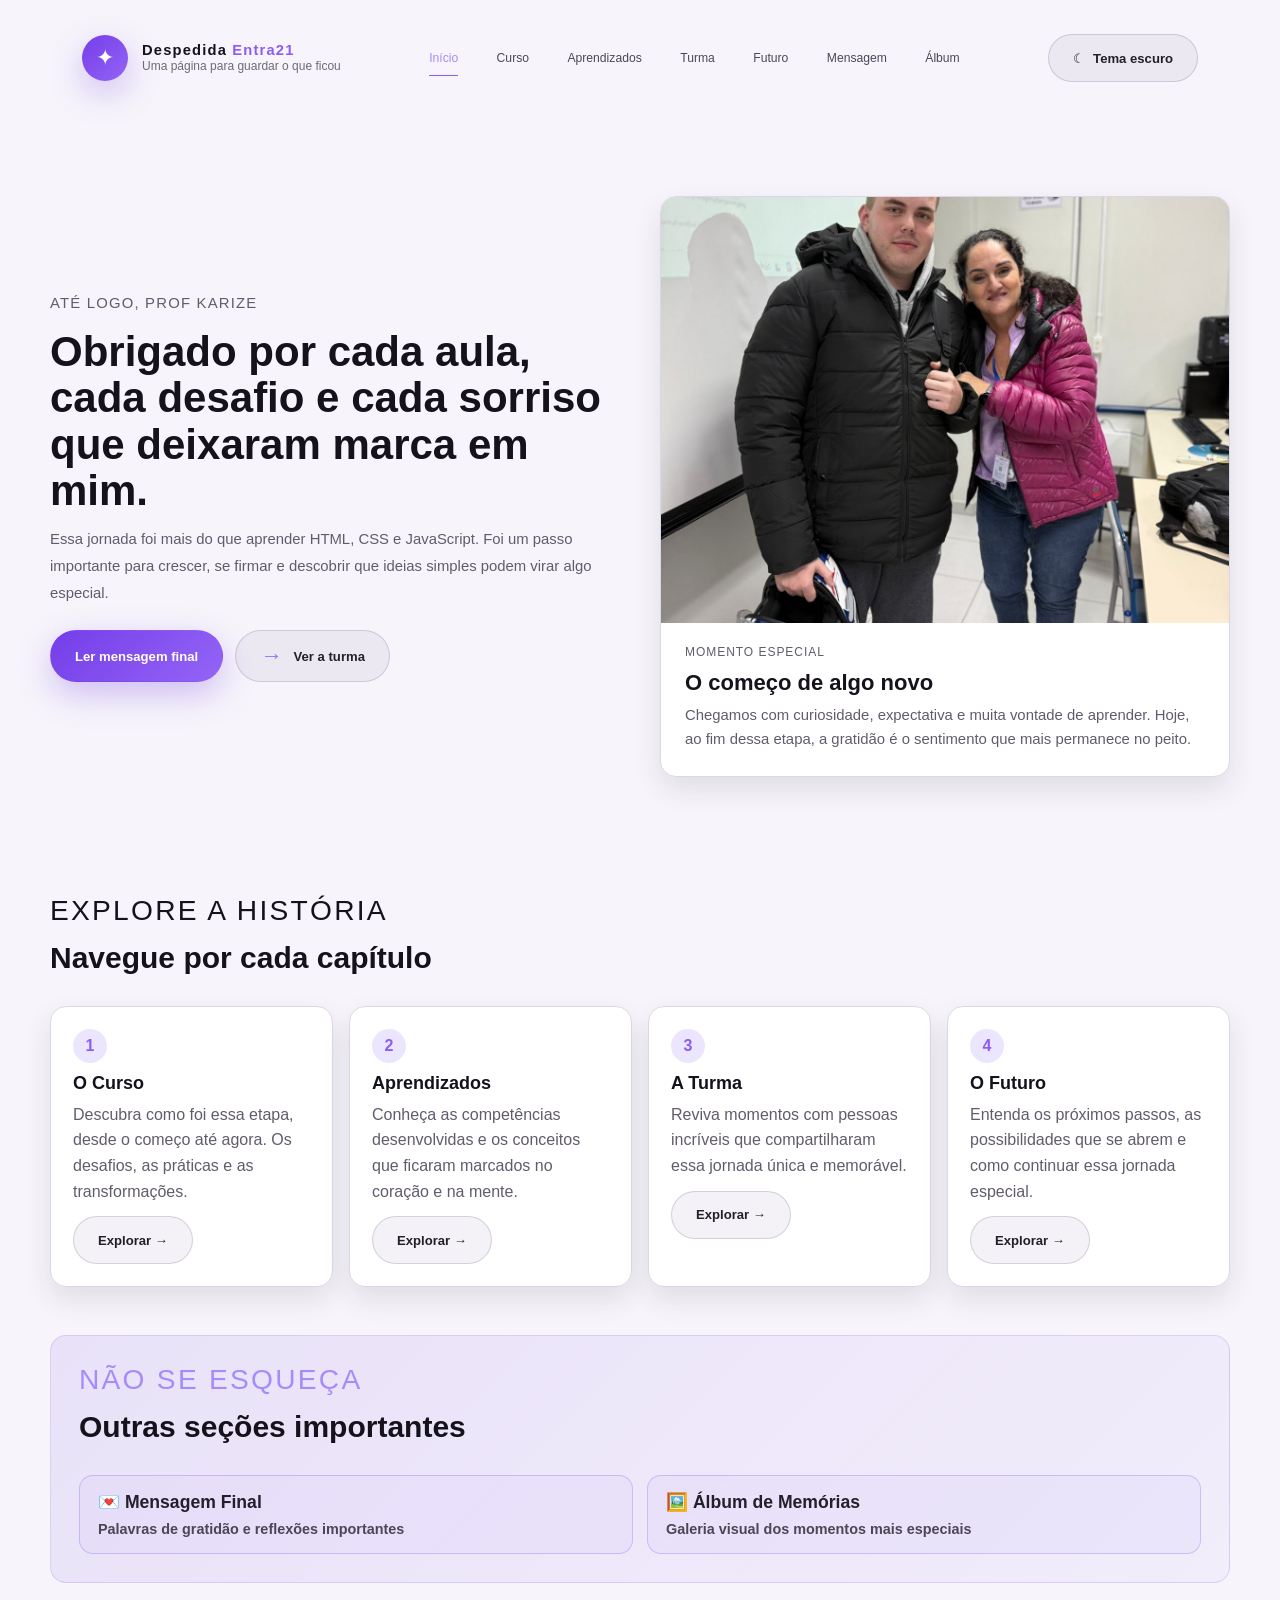
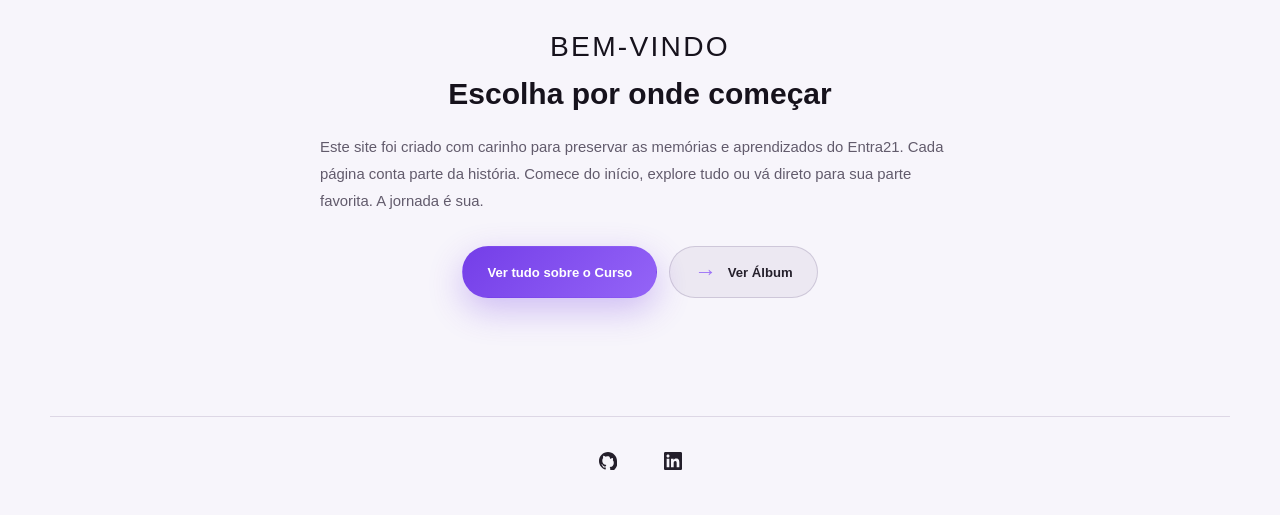
<file: index.html>
﻿<!DOCTYPE html>
<html lang="pt-br">
<head>
    <meta charset="UTF-8">
    <meta name="viewport" content="width=device-width, initial-scale=1.0">
    <meta name="theme-color" content="#8b5cf6">
    <link rel="stylesheet" href="css/style.css">
    <title>Despedida Entra21</title>
</head>
<body>
    <a class="skip-link" href="#conteudo">Pular para o conteúdo</a>
    <header class="cabecalho">
        <a class="marca" href="index.html" aria-label="Voltar ao início">
            <span class="marca-icone">✦</span>
            <div>
                <h1>Despedida <span>Entra21</span></h1>
                <p>Uma página para guardar o que ficou</p>
            </div>
        </a>

        <nav class="menu" aria-label="Navegação principal">
            <a href="index.html" class="active" aria-current="page">Início</a>
            <a href="curso.html">Curso</a>
            <a href="aprendizados.html">Aprendizados</a>
            <a href="turma.html">Turma</a>
            <a href="futuro.html">Futuro</a>
            <a href="mensagem.html">Mensagem</a>
            <a href="album.html">Álbum</a>
        </nav>

        <button class="botao theme-button" id="alternarTema" type="button" aria-pressed="false">
            <span aria-hidden="true">◐</span>
            <span id="textoTema">Tema escuro</span>
        </button>
    </header>

    <main id="conteudo">
        <section class="hero">
            <div class="hero-texto">
                <p class="eyebrow">Até logo, Prof Karize</p>
                <h2>Obrigado por cada aula, cada desafio e cada sorriso que deixaram marca em mim.</h2>
                <p>Essa jornada foi mais do que aprender HTML, CSS e JavaScript. Foi um passo importante para crescer, se firmar e descobrir que ideias simples podem virar algo especial.</p>
                <div class="hero-acoes">
                    <a class="botao botao-destaque" href="mensagem.html">Ler mensagem final</a>
                    <a class="botao botao-secundario" href="turma.html">
                        <span>→</span>
                        Ver a turma
                    </a>
                </div>
            </div>

            <article class="hero-card">
                <img src="img/eue prof.jpeg" alt="Foto do estudante em uma lembrança do curso">
                <div class="hero-card-conteudo">
                    <p class="eyebrow">Momento especial</p>
                    <h3>O começo de algo novo</h3>
                    <p>Chegamos com curiosidade, expectativa e muita vontade de aprender. Hoje, ao fim dessa etapa, a gratidão é o sentimento que mais permanece no peito.</p>
                </div>
            </article>
        </section>

        <section class="secao">
            <div class="secao-cabecalho">
                <p class="eyebrow">Explore a história</p>
                <h2>Navegue por cada capítulo</h2>
            </div>

            <div class="cards">
                <article class="card">
                    <span class="card-numero">1</span>
                    <h3>O Curso</h3>
                    <p>Descubra como foi essa etapa, desde o começo até agora. Os desafios, as práticas e as transformações.</p>
                    <a class="botao botao-secundario botao-card" href="curso.html">Explorar →</a>
                </article>
                <article class="card">
                    <span class="card-numero">2</span>
                    <h3>Aprendizados</h3>
                    <p>Conheça as competências desenvolvidas e os conceitos que ficaram marcados no coração e na mente.</p>
                    <a class="botao botao-secundario botao-card" href="aprendizados.html">Explorar →</a>
                </article>
                <article class="card">
                    <span class="card-numero">3</span>
                    <h3>A Turma</h3>
                    <p>Reviva momentos com pessoas incríveis que compartilharam essa jornada única e memorável.</p>
                    <a class="botao botao-secundario botao-card" href="turma.html">Explorar →</a>
                </article>
                <article class="card">
                    <span class="card-numero">4</span>
                    <h3>O Futuro</h3>
                    <p>Entenda os próximos passos, as possibilidades que se abrem e como continuar essa jornada especial.</p>
                    <a class="botao botao-secundario botao-card" href="futuro.html">Explorar →</a>
                </article>
            </div>
        </section>

        <section class="secao secao-escura">
            <div class="secao-cabecalho">
                <p class="eyebrow">Não se esqueça</p>
                <h2>Outras seções importantes</h2>
            </div>

            <div class="lista-aprendizados">
                <a class="item-aprendizado item-clicavel" href="mensagem.html">
                    <p class="item-titulo">💌 Mensagem Final</p>
                    <p class="item-descricao">Palavras de gratidão e reflexões importantes</p>
                </a>
                <a class="item-aprendizado item-clicavel" href="album.html">
                    <p class="item-titulo">🖼️ Álbum de Memórias</p>
                    <p class="item-descricao">Galeria visual dos momentos mais especiais</p>
                </a>
            </div>
        </section>

        <section class="secao secao-centralizada">
            <div class="secao-cabecalho secao-cabecalho-compacto">
                <p class="eyebrow">Bem-vindo</p>
                <h2>Escolha por onde começar</h2>
            </div>

            <p class="texto-limitado">
                Este site foi criado com carinho para preservar as memórias e aprendizados do Entra21. 
                Cada página conta parte da história. Comece do início, explore tudo ou vá direto para 
                sua parte favorita. A jornada é sua.
            </p>

            <div class="hero-acoes acoes-centralizadas margem-topo-32">
                <a class="botao botao-destaque" href="curso.html">Ver tudo sobre o Curso</a>
                <a class="botao botao-secundario" href="album.html">
                    <span>→</span>
                    Ver Álbum
                </a>
            </div>
        </section>
    </main>

    <footer>
        <a href="https://github.com/PabloSborz" aria-label="GitHub" title="GitHub" target="_blank" rel="noopener noreferrer">
            <svg viewBox="0 0 24 24" xmlns="http://www.w3.org/2000/svg">
                <path d="M12 0C5.37 0 0 5.37 0 12c0 5.31 3.435 9.795 8.205 11.385.6.105.825-.255.825-.57 0-.285-.015-1.23-.015-2.235-3.015.555-3.795-.735-4.035-1.41-.135-.345-.72-1.41-1.23-1.695-.42-.225-1.02-.78-.015-.795.945-.015 1.62.87 1.845 1.23 1.08 1.815 2.805 1.305 3.495.99.105-.78.42-1.305.765-1.605-2.67-.3-5.46-1.335-5.46-5.925 0-1.305.465-2.385 1.23-3.225-.12-.3-.54-1.53.12-3.18 0 0 1.005-.315 3.3 1.23.96-.27 1.98-.405 3-.405s2.04.135 3 3.405c2.295-1.56 3.3-1.23 3.3-1.23.66 1.65.24 2.88.12 3.18.765.84 1.23 1.905 1.23 3.225 0 4.605-2.805 5.625-5.475 5.925.435.375.81 1.095.81 2.22 0 1.605-.015 2.895-.015 3.3 0 .315.225.69.825.57A12.015 12.015 0 0 0 24 12c0-6.63-5.37-12-12-12z"/>
            </svg>
        </a>
        <a href="https://www.linkedin.com/in/pablo-sborz-2a5154268/" aria-label="LinkedIn" title="LinkedIn" target="_blank" rel="noopener noreferrer">
            <svg viewBox="0 0 24 24" xmlns="http://www.w3.org/2000/svg">
                <path d="M20.447 20.452h-3.554v-5.569c0-1.328-.027-3.037-1.852-3.037-1.853 0-2.136 1.445-2.136 2.939v5.667H9.351V9h3.414v1.561h.046c.477-.9 1.637-1.85 3.37-1.85 3.601 0 4.267 2.37 4.267 5.455v6.286zM5.337 7.433c-1.144 0-2.063-.926-2.063-2.065 0-1.138.92-2.063 2.063-2.063 1.14 0 2.064.925 2.064 2.063 0 1.139-.925 2.065-2.064 2.065zm1.782 13.019H3.555V9h3.564v11.452zM22.225 0H1.771C.792 0 0 .774 0 1.729v20.542C0 23.227.792 24 1.771 24h20.451C23.2 24 24 23.227 24 22.271V1.729C24 .774 23.2 0 22.225 0z"/>
            </svg>
        </a>
    </footer>

    <script src="js/javascript.js"></script>
</body>
</html>
</file>
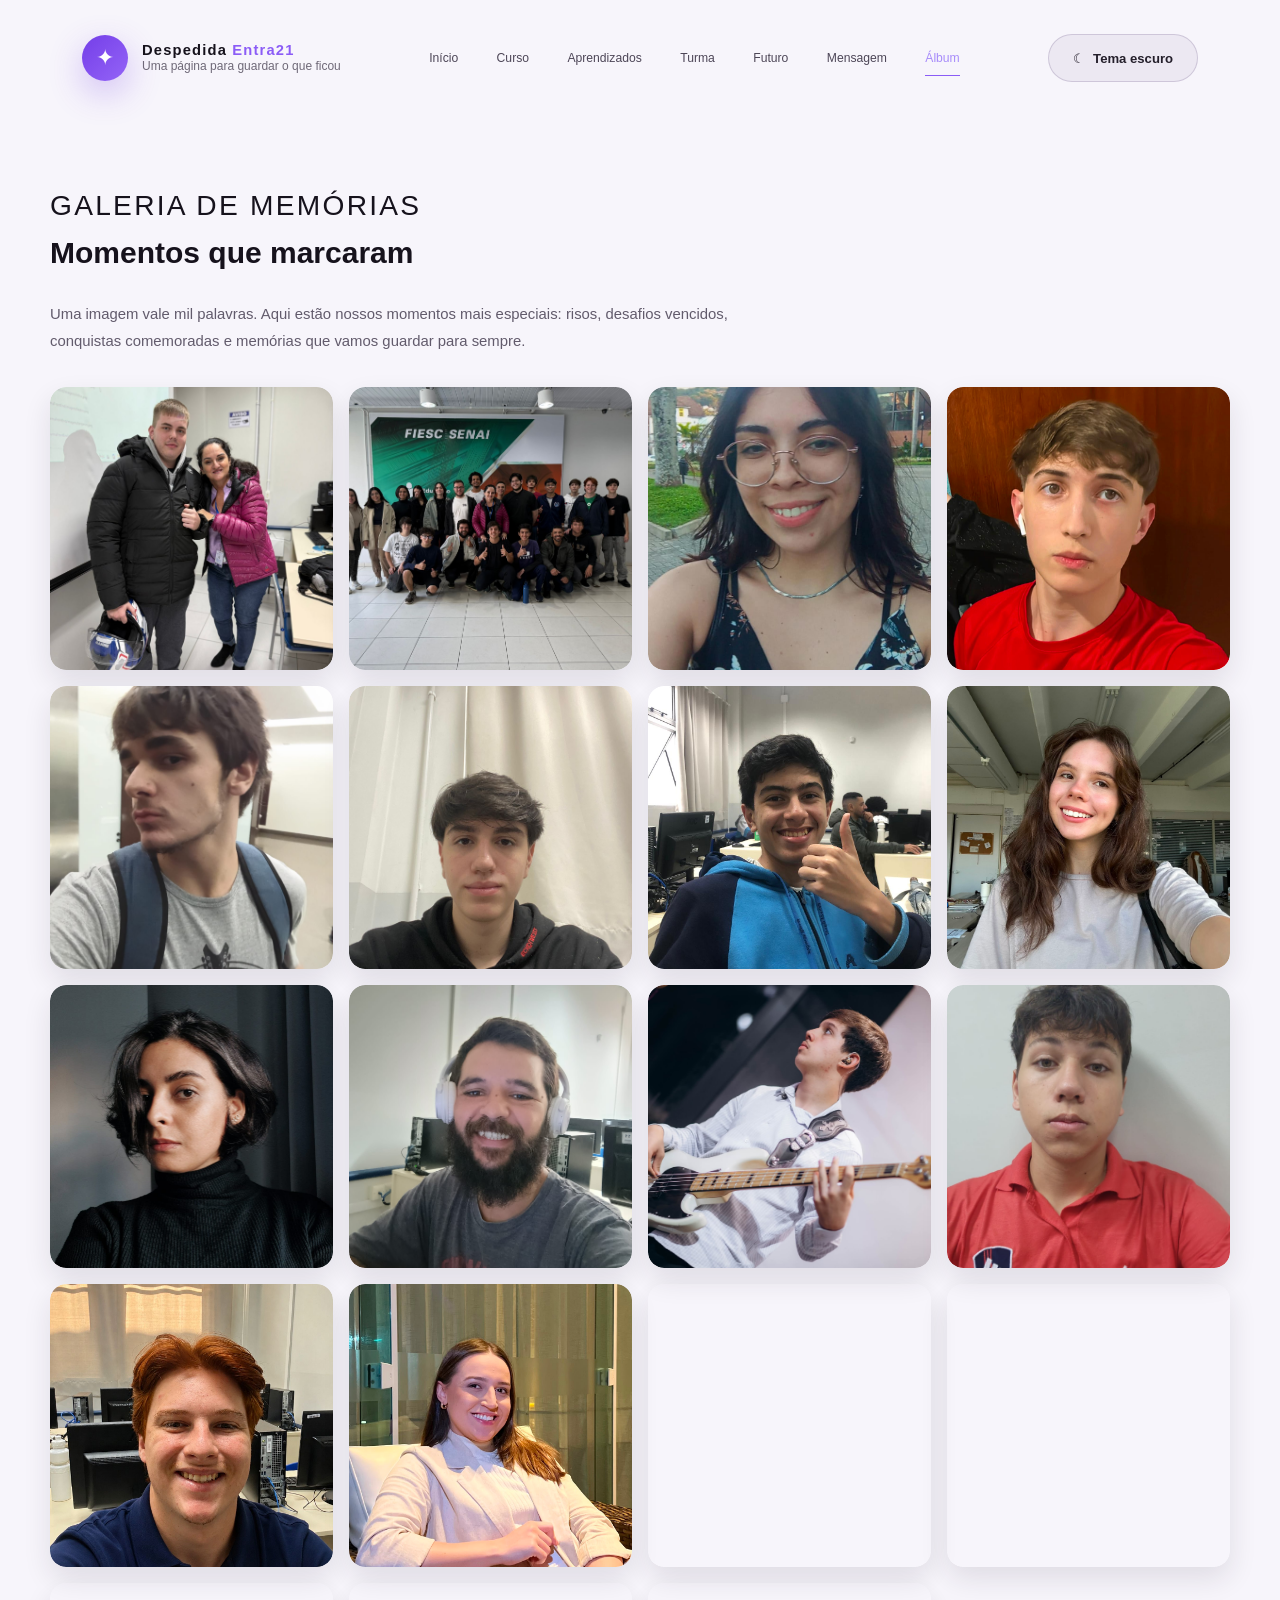
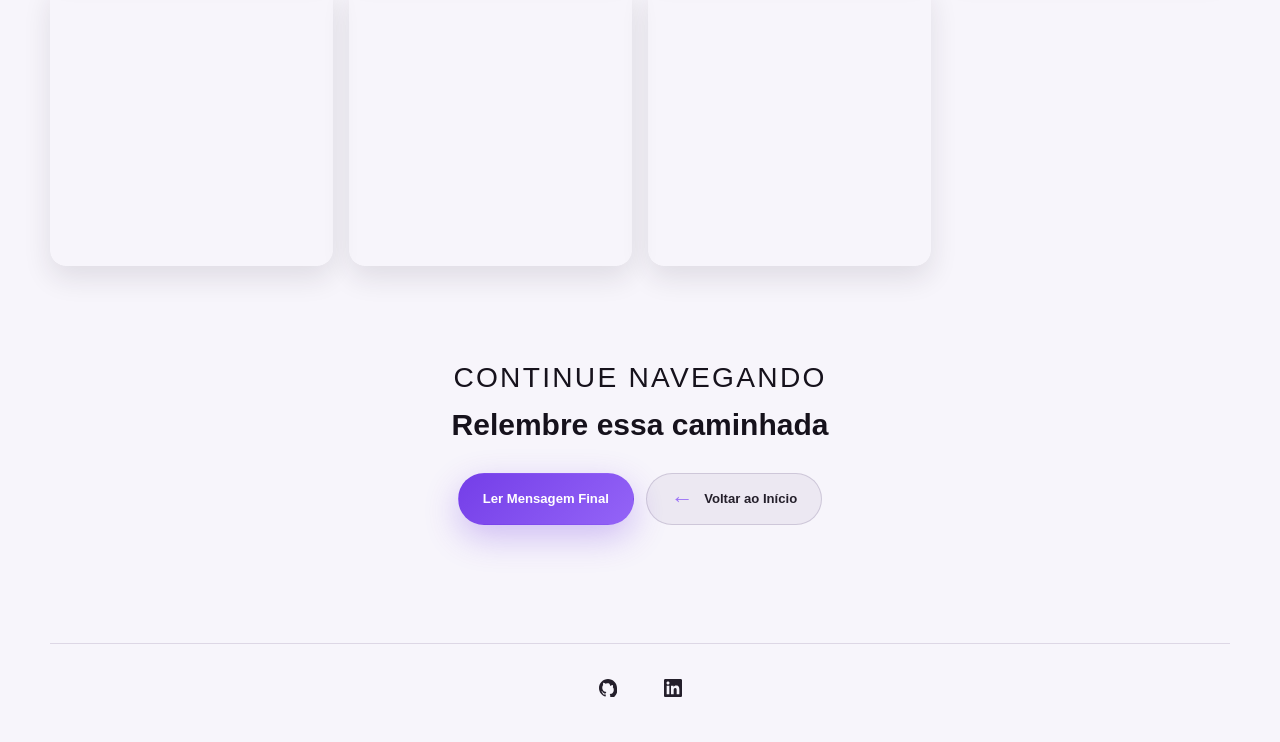
<file: album.html>
﻿<!DOCTYPE html>
<html lang="pt-br">
<head>
    <meta charset="UTF-8">
    <meta name="viewport" content="width=device-width, initial-scale=1.0">
    <meta name="theme-color" content="#8b5cf6">
    <link rel="stylesheet" href="css/style.css">
    <title>Álbum - Despedida Entra21</title>
</head>
<body>
    <a class="skip-link" href="#conteudo">Pular para o conteúdo</a>
    <header class="cabecalho">
        <a class="marca" href="index.html" aria-label="Voltar ao início">
            <span class="marca-icone">✦</span>
            <div>
                <h1>Despedida <span>Entra21</span></h1>
                <p>Uma página para guardar o que ficou</p>
            </div>
        </a>

        <nav class="menu" aria-label="Navegação principal">
            <a href="index.html">Início</a>
            <a href="curso.html">Curso</a>
            <a href="aprendizados.html">Aprendizados</a>
            <a href="turma.html">Turma</a>
            <a href="futuro.html">Futuro</a>
            <a href="mensagem.html">Mensagem</a>
            <a href="album.html" class="active" aria-current="page">Álbum</a>
        </nav>

        <button class="botao theme-button" id="alternarTema" type="button" aria-pressed="false">
            <span aria-hidden="true">◐</span>
            <span id="textoTema">Tema escuro</span>
        </button>
    </header>

    <main id="conteudo">
        <section class="secao">
            <div class="secao-cabecalho">
                <p class="eyebrow">Galeria de Memórias</p>
                <h2>Momentos que marcaram</h2>
            </div>

            <p class="texto-introducao">
                Uma imagem vale mil palavras. Aqui estão nossos momentos mais especiais: risos, desafios vencidos, 
                conquistas comemoradas e memórias que vamos guardar para sempre.
            </p>

            <div class="album-grid" aria-label="Fotos do álbum">
                <figure class="album-container">
                    <img class="album-item" src="img/eue prof.jpeg" alt="Lembrança com o professor" loading="lazy" decoding="async">
                </figure>
                <figure class="album-container">
                    <img class="album-item" src="img/turma.jpeg" alt="Foto da turma do Entra21" loading="lazy" decoding="async">
                </figure>
                <figure class="album-container">
                    <img class="album-item" src="img/anaBeatriz.jpeg" alt="Ana Beatriz" loading="lazy" decoding="async">
                </figure>
                <figure class="album-container">
                    <img class="album-item" src="img/arthur.jpeg" alt="Arthur" loading="lazy" decoding="async">
                </figure>
                <figure class="album-container">
                    <img class="album-item" src="img/arthurM.jpeg" alt="Arthur M." loading="lazy" decoding="async">
                </figure>
                <figure class="album-container">
                    <img class="album-item" src="img/avali.jpeg" alt="Avali" loading="lazy" decoding="async">
                </figure>
                <figure class="album-container">
                    <img class="album-item" src="img/benjamim.jpeg" alt="Benjamim" loading="lazy" decoding="async">
                </figure>
                <figure class="album-container">
                    <img class="album-item" src="img/bia.jpeg" alt="Bia" loading="lazy" decoding="async">
                </figure>
                <figure class="album-container">
                    <img class="album-item" src="img/brenda.jpeg" alt="Brenda" loading="lazy" decoding="async">
                </figure>
                <figure class="album-container">
                    <img class="album-item" src="img/Digo.jpeg" alt="Digo" loading="lazy" decoding="async">
                </figure>
                <figure class="album-container">
                    <img class="album-item" src="img/gregory.jpeg" alt="Gregory" loading="lazy" decoding="async">
                </figure>
                <figure class="album-container">
                    <img class="album-item" src="img/henrique.jpeg" alt="Henrique" loading="lazy" decoding="async">
                </figure>
                <figure class="album-container">
                    <img class="album-item" src="img/jordan.jpeg" alt="Jordan" loading="lazy" decoding="async">
                </figure>
                <figure class="album-container">
                    <img class="album-item" src="img/katheriny.jpeg" alt="Katheriny" loading="lazy" decoding="async">
                </figure>
                <figure class="album-container">
                    <img class="album-item" src="img/maria.jpeg" alt="Maria" loading="lazy" decoding="async">
                </figure>
                <figure class="album-container">
                    <img class="album-item" src="img/matheus.jpeg" alt="Matheus" loading="lazy" decoding="async">
                </figure>
                <figure class="album-container">
                    <img class="album-item" src="img/nathan.jpeg" alt="Nathan" loading="lazy" decoding="async">
                </figure>
                <figure class="album-container">
                    <img class="album-item" src="img/ruan.jpeg" alt="Ruan" loading="lazy" decoding="async">
                </figure>
                <figure class="album-container">
                    <img class="album-item" src="img/sara.jpeg" alt="Sara" loading="lazy" decoding="async">
                </figure>
            </div>

            <dialog class="visualizador-foto" id="visualizadorFoto" aria-label="Visualizador de foto">
                <button class="visualizador-fechar" id="fecharVisualizador" type="button" aria-label="Fechar foto">×</button>
                <img class="visualizador-imagem" id="fotoAmpliada" alt="">
                <p class="visualizador-legenda" id="legendaFoto"></p>
            </dialog>
        </section>

        <section class="secao secao-centralizada">
            <div class="secao-cabecalho">
                <p class="eyebrow">Continue navegando</p>
                <h2>Relembre essa caminhada</h2>
            </div>



            <div class="hero-acoes acoes-centralizadas margem-topo-32">
                <a class="botao botao-destaque" href="mensagem.html">Ler Mensagem Final</a>
                <a class="botao botao-secundario" href="index.html">
                    <span>←</span>
                    Voltar ao Início
                </a>
            </div>
        </section>
    </main>

    <footer>
        <a href="https://github.com/PabloSborz" aria-label="GitHub" title="GitHub" target="_blank" rel="noopener noreferrer">
            <svg viewBox="0 0 24 24" xmlns="http://www.w3.org/2000/svg">
                <path d="M12 0C5.37 0 0 5.37 0 12c0 5.31 3.435 9.795 8.205 11.385.6.105.825-.255.825-.57 0-.285-.015-1.23-.015-2.235-3.015.555-3.795-.735-4.035-1.41-.135-.345-.72-1.41-1.23-1.695-.42-.225-1.02-.78-.015-.795.945-.015 1.62.87 1.845 1.23 1.08 1.815 2.805 1.305 3.495.99.105-.78.42-1.305.765-1.605-2.67-.3-5.46-1.335-5.46-5.925 0-1.305.465-2.385 1.23-3.225-.12-.3-.54-1.53.12-3.18 0 0 1.005-.315 3.3 1.23.96-.27 1.98-.405 3-.405s2.04.135 3 3.405c2.295-1.56 3.3-1.23 3.3-1.23.66 1.65.24 2.88.12 3.18.765.84 1.23 1.905 1.23 3.225 0 4.605-2.805 5.625-5.475 5.925.435.375.81 1.095.81 2.22 0 1.605-.015 2.895-.015 3.3 0 .315.225.69.825.57A12.015 12.015 0 0 0 24 12c0-6.63-5.37-12-12-12z"/>
            </svg>
        </a>
        <a href="https://www.linkedin.com/in/pablo-sborz-2a5154268/" aria-label="LinkedIn" title="LinkedIn" target="_blank" rel="noopener noreferrer">
            <svg viewBox="0 0 24 24" xmlns="http://www.w3.org/2000/svg">
                <path d="M20.447 20.452h-3.554v-5.569c0-1.328-.027-3.037-1.852-3.037-1.853 0-2.136 1.445-2.136 2.939v5.667H9.351V9h3.414v1.561h.046c.477-.9 1.637-1.85 3.37-1.85 3.601 0 4.267 2.37 4.267 5.455v6.286zM5.337 7.433c-1.144 0-2.063-.926-2.063-2.065 0-1.138.92-2.063 2.063-2.063 1.14 0 2.064.925 2.064 2.063 0 1.139-.925 2.065-2.064 2.065zm1.782 13.019H3.555V9h3.564v11.452zM22.225 0H1.771C.792 0 0 .774 0 1.729v20.542C0 23.227.792 24 1.771 24h20.451C23.2 24 24 23.227 24 22.271V1.729C24 .774 23.2 0 22.225 0z"/>
            </svg>
        </a>
    </footer>

    <script src="js/javascript.js"></script>
</body>
</html>
</file>
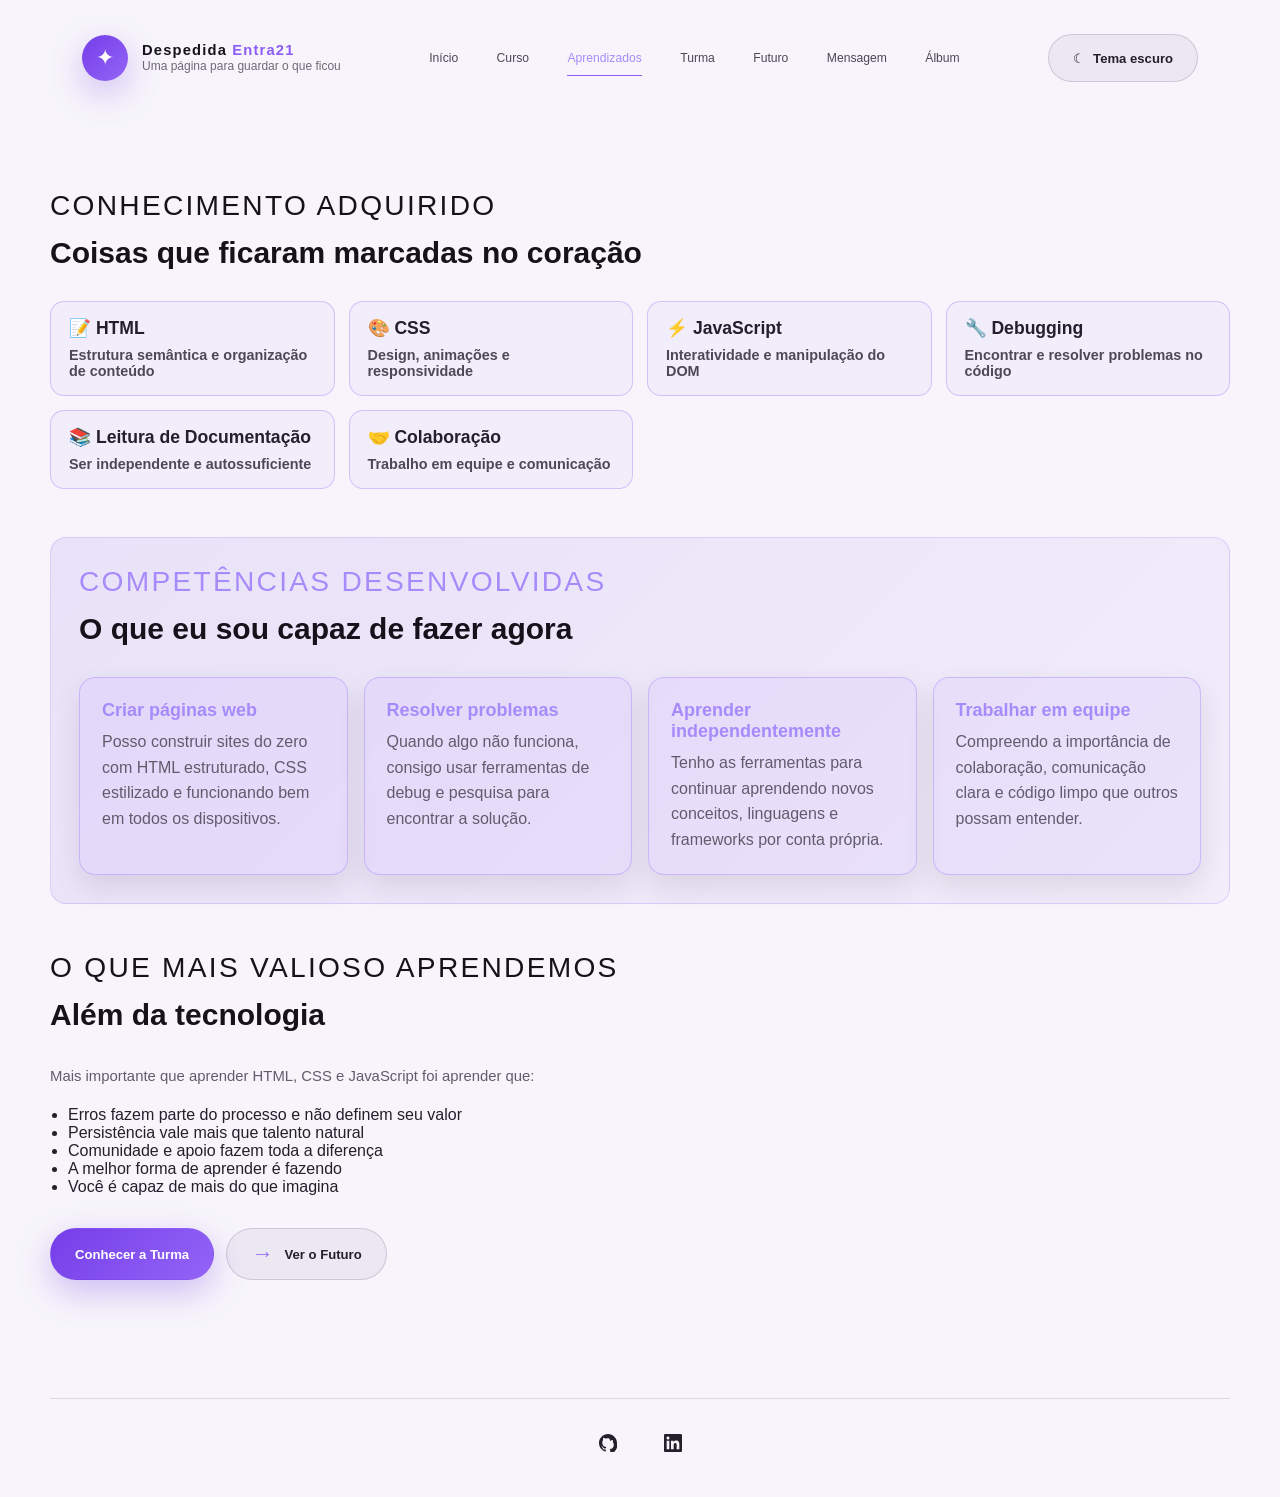
<file: aprendizados.html>
﻿<!DOCTYPE html>
<html lang="pt-br">
<head>
    <meta charset="UTF-8">
    <meta name="viewport" content="width=device-width, initial-scale=1.0">
    <meta name="theme-color" content="#8b5cf6">
    <link rel="stylesheet" href="css/style.css">
    <title>Aprendizados - Despedida Entra21</title>
</head>
<body>
    <a class="skip-link" href="#conteudo">Pular para o conteúdo</a>
    <header class="cabecalho">
        <a class="marca" href="index.html" aria-label="Voltar ao início">
            <span class="marca-icone">✦</span>
            <div>
                <h1>Despedida <span>Entra21</span></h1>
                <p>Uma página para guardar o que ficou</p>
            </div>
        </a>

        <nav class="menu" aria-label="Navegação principal">
            <a href="index.html">Início</a>
            <a href="curso.html">Curso</a>
            <a href="aprendizados.html" class="active" aria-current="page">Aprendizados</a>
            <a href="turma.html">Turma</a>
            <a href="futuro.html">Futuro</a>
            <a href="mensagem.html">Mensagem</a>
            <a href="album.html">Álbum</a>
        </nav>

        <button class="botao theme-button" id="alternarTema" type="button" aria-pressed="false">
            <span aria-hidden="true">◐</span>
            <span id="textoTema">Tema escuro</span>
        </button>
    </header>

    <main id="conteudo">
        <section class="secao">
            <div class="secao-cabecalho">
                <p class="eyebrow">Conhecimento adquirido</p>
                <h2>Coisas que ficaram marcadas no coração</h2>
            </div>

            <div class="lista-aprendizados">
                <div class="item-aprendizado">
                    <p class="item-titulo">📝 HTML</p>
                    <p class="item-descricao">Estrutura semântica e organização de conteúdo</p>
                </div>
                <div class="item-aprendizado">
                    <p class="item-titulo">🎨 CSS</p>
                    <p class="item-descricao">Design, animações e responsividade</p>
                </div>
                <div class="item-aprendizado">
                    <p class="item-titulo">⚡ JavaScript</p>
                    <p class="item-descricao">Interatividade e manipulação do DOM</p>
                </div>
                <div class="item-aprendizado">
                    <p class="item-titulo">🔧 Debugging</p>
                    <p class="item-descricao">Encontrar e resolver problemas no código</p>
                </div>
                <div class="item-aprendizado">
                    <p class="item-titulo">📚 Leitura de Documentação</p>
                    <p class="item-descricao">Ser independente e autossuficiente</p>
                </div>
                <div class="item-aprendizado">
                    <p class="item-titulo">🤝 Colaboração</p>
                    <p class="item-descricao">Trabalho em equipe e comunicação</p>
                </div>
            </div>
        </section>

        <section class="secao secao-escura">
            <div class="secao-cabecalho">
                <p class="eyebrow">Competências desenvolvidas</p>
                <h2>O que eu sou capaz de fazer agora</h2>
            </div>

            <div class="cards cards-espacados">
                <article class="card card-destaque">
                    <h3>Criar páginas web</h3>
                    <p>Posso construir sites do zero com HTML estruturado, CSS estilizado e funcionando bem em todos os dispositivos.</p>
                </article>
                <article class="card card-destaque">
                    <h3>Resolver problemas</h3>
                    <p>Quando algo não funciona, consigo usar ferramentas de debug e pesquisa para encontrar a solução.</p>
                </article>
                <article class="card card-destaque">
                    <h3>Aprender independentemente</h3>
                    <p>Tenho as ferramentas para continuar aprendendo novos conceitos, linguagens e frameworks por conta própria.</p>
                </article>
                <article class="card card-destaque">
                    <h3>Trabalhar em equipe</h3>
                    <p>Compreendo a importância de colaboração, comunicação clara e código limpo que outros possam entender.</p>
                </article>
            </div>
        </section>

        <section class="secao">
            <div class="secao-cabecalho">
                <p class="eyebrow">O que mais valioso aprendemos</p>
                <h2>Além da tecnologia</h2>
            </div>

            <p class="texto-limitado1">
                Mais importante que aprender HTML, CSS e JavaScript foi aprender que:
            </p>

            <ul class="lista-simples">
                <li>Erros fazem parte do processo e não definem seu valor</li>
                <li>Persistência vale mais que talento natural</li>
                <li>Comunidade e apoio fazem toda a diferença</li>
                <li>A melhor forma de aprender é fazendo</li>
                <li>Você é capaz de mais do que imagina</li>
            </ul>

            <div class="hero-acoes margem-topo-32">
                <a class="botao botao-destaque" href="turma.html">Conhecer a Turma</a>
                <a class="botao botao-secundario" href="futuro.html">
                    <span>→</span>
                    Ver o Futuro
                </a>
            </div>
        </section>
    </main>

    <footer>
        <a href="https://github.com/PabloSborz" aria-label="GitHub" title="GitHub" target="_blank" rel="noopener noreferrer">
            <svg viewBox="0 0 24 24" xmlns="http://www.w3.org/2000/svg">
                <path d="M12 0C5.37 0 0 5.37 0 12c0 5.31 3.435 9.795 8.205 11.385.6.105.825-.255.825-.57 0-.285-.015-1.23-.015-2.235-3.015.555-3.795-.735-4.035-1.41-.135-.345-.72-1.41-1.23-1.695-.42-.225-1.02-.78-.015-.795.945-.015 1.62.87 1.845 1.23 1.08 1.815 2.805 1.305 3.495.99.105-.78.42-1.305.765-1.605-2.67-.3-5.46-1.335-5.46-5.925 0-1.305.465-2.385 1.23-3.225-.12-.3-.54-1.53.12-3.18 0 0 1.005-.315 3.3 1.23.96-.27 1.98-.405 3-.405s2.04.135 3 3.405c2.295-1.56 3.3-1.23 3.3-1.23.66 1.65.24 2.88.12 3.18.765.84 1.23 1.905 1.23 3.225 0 4.605-2.805 5.625-5.475 5.925.435.375.81 1.095.81 2.22 0 1.605-.015 2.895-.015 3.3 0 .315.225.69.825.57A12.015 12.015 0 0 0 24 12c0-6.63-5.37-12-12-12z"/>
            </svg>
        </a>
        <a href="https://www.linkedin.com/in/pablo-sborz-2a5154268/" aria-label="LinkedIn" title="LinkedIn" target="_blank" rel="noopener noreferrer">
            <svg viewBox="0 0 24 24" xmlns="http://www.w3.org/2000/svg">
                <path d="M20.447 20.452h-3.554v-5.569c0-1.328-.027-3.037-1.852-3.037-1.853 0-2.136 1.445-2.136 2.939v5.667H9.351V9h3.414v1.561h.046c.477-.9 1.637-1.85 3.37-1.85 3.601 0 4.267 2.37 4.267 5.455v6.286zM5.337 7.433c-1.144 0-2.063-.926-2.063-2.065 0-1.138.92-2.063 2.063-2.063 1.14 0 2.064.925 2.064 2.063 0 1.139-.925 2.065-2.064 2.065zm1.782 13.019H3.555V9h3.564v11.452zM22.225 0H1.771C.792 0 0 .774 0 1.729v20.542C0 23.227.792 24 1.771 24h20.451C23.2 24 24 23.227 24 22.271V1.729C24 .774 23.2 0 22.225 0z"/>
            </svg>
        </a>
    </footer>

    <script src="js/javascript.js"></script>
</body>
</html>
</file>
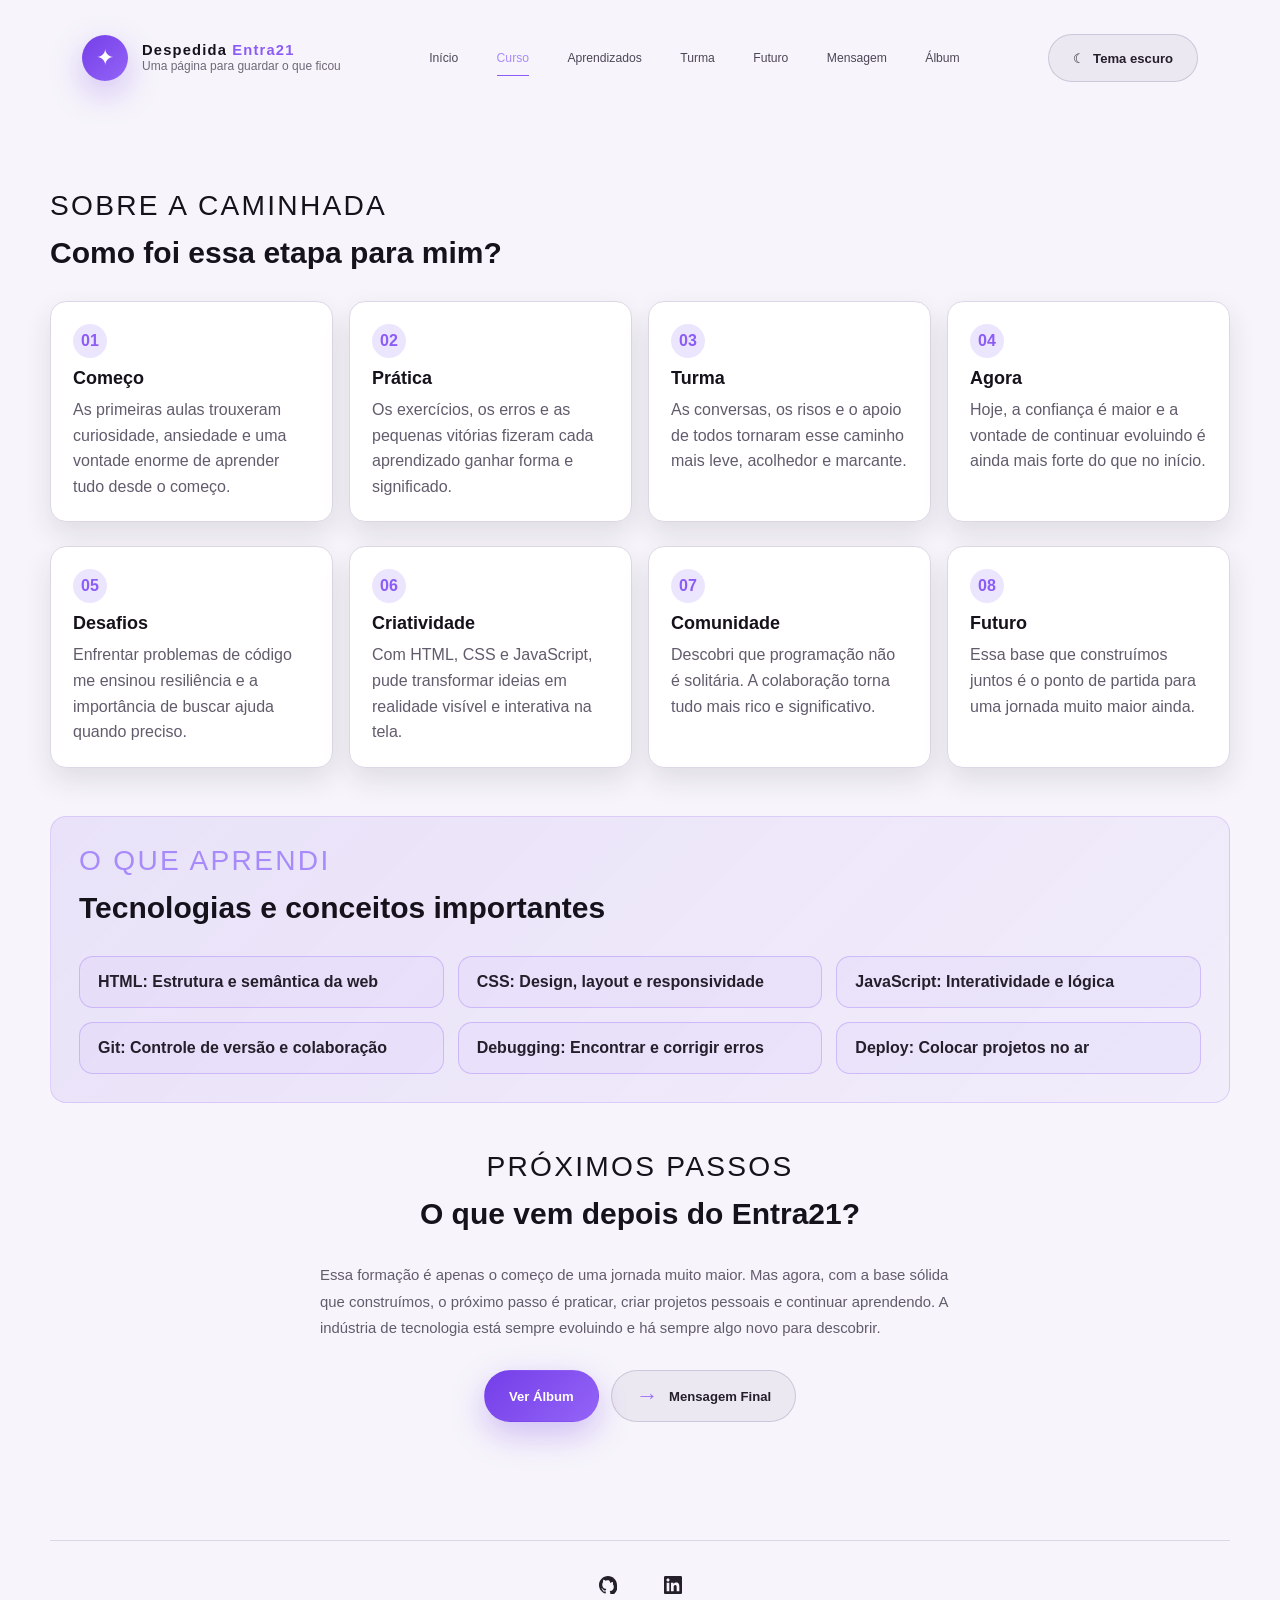
<file: curso.html>
﻿<!DOCTYPE html>
<html lang="pt-br">
<head>
    <meta charset="UTF-8">
    <meta name="viewport" content="width=device-width, initial-scale=1.0">
    <meta name="theme-color" content="#8b5cf6">
    <link rel="stylesheet" href="css/style.css">
    <title>Curso - Despedida Entra21</title>
</head>
<body>
    <a class="skip-link" href="#conteudo">Pular para o conteúdo</a>
    <header class="cabecalho">
        <a class="marca" href="index.html" aria-label="Voltar ao início">
            <span class="marca-icone">✦</span>
            <div>
                <h1>Despedida <span>Entra21</span></h1>
                <p>Uma página para guardar o que ficou</p>
            </div>
        </a>

        <nav class="menu" aria-label="Navegação principal">
            <a href="index.html">Início</a>
            <a href="curso.html" class="active" aria-current="page">Curso</a>
            <a href="aprendizados.html">Aprendizados</a>
            <a href="turma.html">Turma</a>
            <a href="futuro.html">Futuro</a>
            <a href="mensagem.html">Mensagem</a>
            <a href="album.html">Álbum</a>
        </nav>

        <button class="botao theme-button" id="alternarTema" type="button" aria-pressed="false">
            <span aria-hidden="true">◐</span>
            <span id="textoTema">Tema escuro</span>
        </button>
    </header>

    <main id="conteudo">
        <section class="secao">
            <div class="secao-cabecalho">
                <p class="eyebrow">Sobre a caminhada</p>
                <h2>Como foi essa etapa para mim?</h2>
            </div>

            <div class="cards">
                <article class="card">
                    <span class="card-numero">01</span>
                    <h3>Começo</h3>
                    <p>As primeiras aulas trouxeram curiosidade, ansiedade e uma vontade enorme de aprender tudo desde o começo.</p>
                </article>
                <article class="card">
                    <span class="card-numero">02</span>
                    <h3>Prática</h3>
                    <p>Os exercícios, os erros e as pequenas vitórias fizeram cada aprendizado ganhar forma e significado.</p>
                </article>
                <article class="card">
                    <span class="card-numero">03</span>
                    <h3>Turma</h3>
                    <p>As conversas, os risos e o apoio de todos tornaram esse caminho mais leve, acolhedor e marcante.</p>
                </article>
                <article class="card">
                    <span class="card-numero">04</span>
                    <h3>Agora</h3>
                    <p>Hoje, a confiança é maior e a vontade de continuar evoluindo é ainda mais forte do que no início.</p>
                </article>
            </div>

            <div class="cards cards-espacados-maior">
                <article class="card">
                    <span class="card-numero">05</span>
                    <h3>Desafios</h3>
                    <p>Enfrentar problemas de código me ensinou resiliência e a importância de buscar ajuda quando preciso.</p>
                </article>
                <article class="card">
                    <span class="card-numero">06</span>
                    <h3>Criatividade</h3>
                    <p>Com HTML, CSS e JavaScript, pude transformar ideias em realidade visível e interativa na tela.</p>
                </article>
                <article class="card">
                    <span class="card-numero">07</span>
                    <h3>Comunidade</h3>
                    <p>Descobri que programação não é solitária. A colaboração torna tudo mais rico e significativo.</p>
                </article>
                <article class="card">
                    <span class="card-numero">08</span>
                    <h3>Futuro</h3>
                    <p>Essa base que construímos juntos é o ponto de partida para uma jornada muito maior ainda.</p>
                </article>
            </div>
        </section>

        <section class="secao secao-escura">
            <div class="secao-cabecalho">
                <p class="eyebrow">O que aprendi</p>
                <h2>Tecnologias e conceitos importantes</h2>
            </div>

            <div class="lista-aprendizados">
                <div class="item-aprendizado">HTML: Estrutura e semântica da web</div>
                <div class="item-aprendizado">CSS: Design, layout e responsividade</div>
                <div class="item-aprendizado">JavaScript: Interatividade e lógica</div>
                <div class="item-aprendizado">Git: Controle de versão e colaboração</div>
                <div class="item-aprendizado">Debugging: Encontrar e corrigir erros</div>
                <div class="item-aprendizado">Deploy: Colocar projetos no ar</div>
            </div>
        </section>

        <section class="secao secao-centralizada">
            <div class="secao-cabecalho">
                <p class="eyebrow">Próximos passos</p>
                <h2>O que vem depois do Entra21?</h2>
            </div>

            <p class="texto-limitado margem-topo-24">
                Essa formação é apenas o começo de uma jornada muito maior. Mas agora, com a base sólida que construímos, 
                o próximo passo é praticar, criar projetos pessoais e continuar aprendendo. A indústria de tecnologia está 
                sempre evoluindo e há sempre algo novo para descobrir.
            </p>

            <div class="hero-acoes acoes-centralizadas margem-topo-28">
                <a class="botao botao-destaque" href="album.html">Ver Álbum</a>
                <a class="botao botao-secundario" href="mensagem.html">
                    <span>→</span>
                    Mensagem Final
                </a>
            </div>
        </section>
    </main>

    <footer>
        <a href="https://github.com/PabloSborz" aria-label="GitHub" title="GitHub" target="_blank" rel="noopener noreferrer">
            <svg viewBox="0 0 24 24" xmlns="http://www.w3.org/2000/svg">
                <path d="M12 0C5.37 0 0 5.37 0 12c0 5.31 3.435 9.795 8.205 11.385.6.105.825-.255.825-.57 0-.285-.015-1.23-.015-2.235-3.015.555-3.795-.735-4.035-1.41-.135-.345-.72-1.41-1.23-1.695-.42-.225-1.02-.78-.015-.795.945-.015 1.62.87 1.845 1.23 1.08 1.815 2.805 1.305 3.495.99.105-.78.42-1.305.765-1.605-2.67-.3-5.46-1.335-5.46-5.925 0-1.305.465-2.385 1.23-3.225-.12-.3-.54-1.53.12-3.18 0 0 1.005-.315 3.3 1.23.96-.27 1.98-.405 3-.405s2.04.135 3 3.405c2.295-1.56 3.3-1.23 3.3-1.23.66 1.65.24 2.88.12 3.18.765.84 1.23 1.905 1.23 3.225 0 4.605-2.805 5.625-5.475 5.925.435.375.81 1.095.81 2.22 0 1.605-.015 2.895-.015 3.3 0 .315.225.69.825.57A12.015 12.015 0 0 0 24 12c0-6.63-5.37-12-12-12z"/>
            </svg>
        </a>
        <a href="https://www.linkedin.com/in/pablo-sborz-2a5154268/" aria-label="LinkedIn" title="LinkedIn" target="_blank" rel="noopener noreferrer">
            <svg viewBox="0 0 24 24" xmlns="http://www.w3.org/2000/svg">
                <path d="M20.447 20.452h-3.554v-5.569c0-1.328-.027-3.037-1.852-3.037-1.853 0-2.136 1.445-2.136 2.939v5.667H9.351V9h3.414v1.561h.046c.477-.9 1.637-1.85 3.37-1.85 3.601 0 4.267 2.37 4.267 5.455v6.286zM5.337 7.433c-1.144 0-2.063-.926-2.063-2.065 0-1.138.92-2.063 2.063-2.063 1.14 0 2.064.925 2.064 2.063 0 1.139-.925 2.065-2.064 2.065zm1.782 13.019H3.555V9h3.564v11.452zM22.225 0H1.771C.792 0 0 .774 0 1.729v20.542C0 23.227.792 24 1.771 24h20.451C23.2 24 24 23.227 24 22.271V1.729C24 .774 23.2 0 22.225 0z"/>
            </svg>
        </a>
    </footer>

    <script src="js/javascript.js"></script>
</body>
</html>
</file>
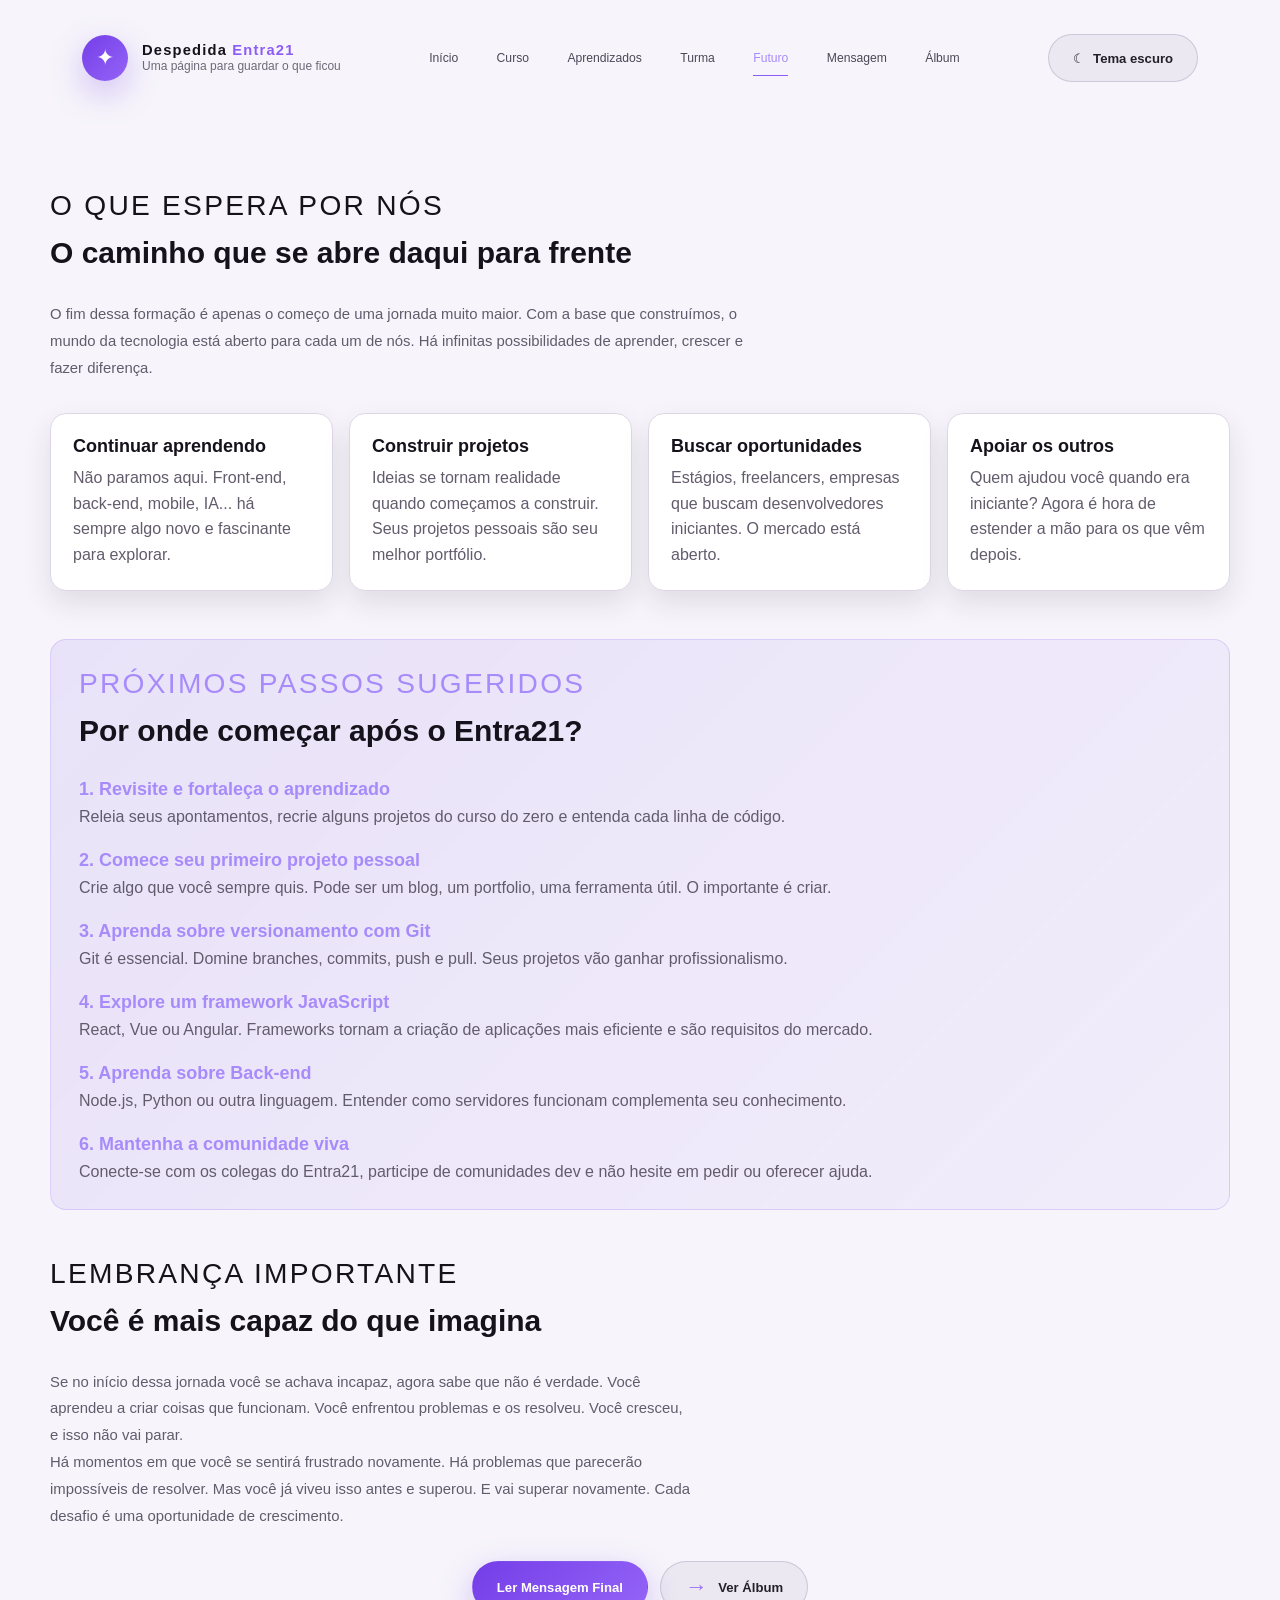
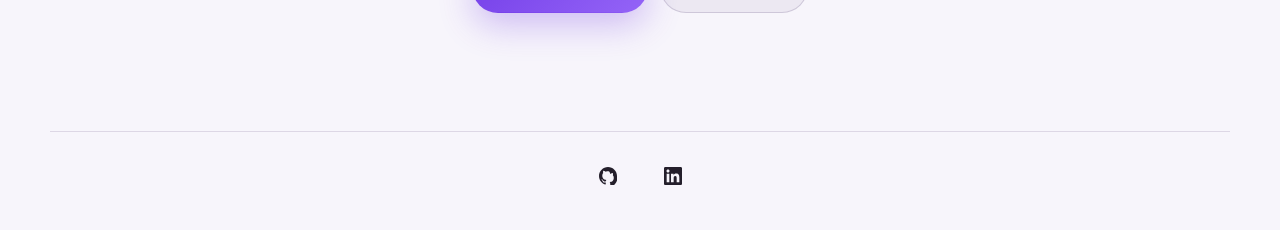
<file: futuro.html>
﻿<!DOCTYPE html>
<html lang="pt-br">
<head>
    <meta charset="UTF-8">
    <meta name="viewport" content="width=device-width, initial-scale=1.0">
    <meta name="theme-color" content="#8b5cf6">
    <link rel="stylesheet" href="css/style.css">
    <title>Futuro - Despedida Entra21</title>
</head>
<body>
    <a class="skip-link" href="#conteudo">Pular para o conteúdo</a>
    <header class="cabecalho">
        <a class="marca" href="index.html" aria-label="Voltar ao início">
            <span class="marca-icone">✦</span>
            <div>
                <h1>Despedida <span>Entra21</span></h1>
                <p>Uma página para guardar o que ficou</p>
            </div>
        </a>

        <nav class="menu" aria-label="Navegação principal">
            <a href="index.html">Início</a>
            <a href="curso.html">Curso</a>
            <a href="aprendizados.html">Aprendizados</a>
            <a href="turma.html">Turma</a>
            <a href="futuro.html" class="active" aria-current="page">Futuro</a>
            <a href="mensagem.html">Mensagem</a>
            <a href="album.html">Álbum</a>
        </nav>

        <button class="botao theme-button" id="alternarTema" type="button" aria-pressed="false">
            <span aria-hidden="true">◐</span>
            <span id="textoTema">Tema escuro</span>
        </button>
    </header>

    <main id="conteudo">
        <section class="secao">
            <div class="secao-cabecalho">
                <p class="eyebrow">O que espera por nós</p>
                <h2>O caminho que se abre daqui para frente</h2>
            </div>

            <p class="texto-introducao">
                O fim dessa formação é apenas o começo de uma jornada muito maior. Com a base que construímos, 
                o mundo da tecnologia está aberto para cada um de nós. Há infinitas possibilidades de aprender, 
                crescer e fazer diferença.
            </p>

            <div class="cards">
                <article class="card">
                    <h3>Continuar aprendendo</h3>
                    <p>Não paramos aqui. Front-end, back-end, mobile, IA... há sempre algo novo e fascinante para explorar.</p>
                </article>
                <article class="card">
                    <h3>Construir projetos</h3>
                    <p>Ideias se tornam realidade quando começamos a construir. Seus projetos pessoais são seu melhor portfólio.</p>
                </article>
                <article class="card">
                    <h3>Buscar oportunidades</h3>
                    <p>Estágios, freelancers, empresas que buscam desenvolvedores iniciantes. O mercado está aberto.</p>
                </article>
                <article class="card">
                    <h3>Apoiar os outros</h3>
                    <p>Quem ajudou você quando era iniciante? Agora é hora de estender a mão para os que vêm depois.</p>
                </article>
            </div>
        </section>

        <section class="secao secao-escura">
            <div class="secao-cabecalho">
                <p class="eyebrow">Próximos passos sugeridos</p>
                <h2>Por onde começar após o Entra21?</h2>
            </div>

            <div class="lista-passos">
                <div class="passo-futuro">
                    <h3>1. Revisite e fortaleça o aprendizado</h3>
                    <p>
                        Releia seus apontamentos, recrie alguns projetos do curso do zero e entenda cada linha de código.
                    </p>
                </div>

                <div class="passo-futuro">
                    <h3>2. Comece seu primeiro projeto pessoal</h3>
                    <p>
                        Crie algo que você sempre quis. Pode ser um blog, um portfolio, uma ferramenta útil. O importante é criar.
                    </p>
                </div>

                <div class="passo-futuro">
                    <h3>3. Aprenda sobre versionamento com Git</h3>
                    <p>
                        Git é essencial. Domine branches, commits, push e pull. Seus projetos vão ganhar profissionalismo.
                    </p>
                </div>

                <div class="passo-futuro">
                    <h3>4. Explore um framework JavaScript</h3>
                    <p>
                        React, Vue ou Angular. Frameworks tornam a criação de aplicações mais eficiente e são requisitos do mercado.
                    </p>
                </div>

                <div class="passo-futuro">
                    <h3>5. Aprenda sobre Back-end</h3>
                    <p>
                        Node.js, Python ou outra linguagem. Entender como servidores funcionam complementa seu conhecimento.
                    </p>
                </div>

                <div class="passo-futuro">
                    <h3>6. Mantenha a comunidade viva</h3>
                    <p>
                        Conecte-se com os colegas do Entra21, participe de comunidades dev e não hesite em pedir ou oferecer ajuda.
                    </p>
                </div>
            </div>
        </section>

        <section class="secao">
            <div class="secao-cabecalho">
                <p class="eyebrow">Lembrança importante</p>
                <h2>Você é mais capaz do que imagina</h2>
            </div>

            <p class="texto-limitado1">
                Se no início dessa jornada você se achava incapaz, agora sabe que não é verdade. Você aprendeu a criar 
                coisas que funcionam. Você enfrentou problemas e os resolveu. Você cresceu, e isso não vai parar.
            </p>

            <p class="texto-limitado1">
                Há momentos em que você se sentirá frustrado novamente. Há problemas que parecerão impossíveis de resolver. 
                Mas você já viveu isso antes e superou. E vai superar novamente. Cada desafio é uma oportunidade de crescimento.
            </p>

            <div class="hero-acoes acoes-centralizadas margem-topo-32">
                <a class="botao botao-destaque" href="mensagem.html">Ler Mensagem Final</a>
                <a class="botao botao-secundario" href="album.html">
                    <span>→</span>
                    Ver Álbum
                </a>
            </div>
        </section>
    </main>

    <footer>
        <a href="https://github.com/PabloSborz" aria-label="GitHub" title="GitHub" target="_blank" rel="noopener noreferrer">
            <svg viewBox="0 0 24 24" xmlns="http://www.w3.org/2000/svg">
                <path d="M12 0C5.37 0 0 5.37 0 12c0 5.31 3.435 9.795 8.205 11.385.6.105.825-.255.825-.57 0-.285-.015-1.23-.015-2.235-3.015.555-3.795-.735-4.035-1.41-.135-.345-.72-1.41-1.23-1.695-.42-.225-1.02-.78-.015-.795.945-.015 1.62.87 1.845 1.23 1.08 1.815 2.805 1.305 3.495.99.105-.78.42-1.305.765-1.605-2.67-.3-5.46-1.335-5.46-5.925 0-1.305.465-2.385 1.23-3.225-.12-.3-.54-1.53.12-3.18 0 0 1.005-.315 3.3 1.23.96-.27 1.98-.405 3-.405s2.04.135 3 3.405c2.295-1.56 3.3-1.23 3.3-1.23.66 1.65.24 2.88.12 3.18.765.84 1.23 1.905 1.23 3.225 0 4.605-2.805 5.625-5.475 5.925.435.375.81 1.095.81 2.22 0 1.605-.015 2.895-.015 3.3 0 .315.225.69.825.57A12.015 12.015 0 0 0 24 12c0-6.63-5.37-12-12-12z"/>
            </svg>
        </a>
        <a href="https://www.linkedin.com/in/pablo-sborz-2a5154268/" aria-label="LinkedIn" title="LinkedIn" target="_blank" rel="noopener noreferrer">
            <svg viewBox="0 0 24 24" xmlns="http://www.w3.org/2000/svg">
                <path d="M20.447 20.452h-3.554v-5.569c0-1.328-.027-3.037-1.852-3.037-1.853 0-2.136 1.445-2.136 2.939v5.667H9.351V9h3.414v1.561h.046c.477-.9 1.637-1.85 3.37-1.85 3.601 0 4.267 2.37 4.267 5.455v6.286zM5.337 7.433c-1.144 0-2.063-.926-2.063-2.065 0-1.138.92-2.063 2.063-2.063 1.14 0 2.064.925 2.064 2.063 0 1.139-.925 2.065-2.064 2.065zm1.782 13.019H3.555V9h3.564v11.452zM22.225 0H1.771C.792 0 0 .774 0 1.729v20.542C0 23.227.792 24 1.771 24h20.451C23.2 24 24 23.227 24 22.271V1.729C24 .774 23.2 0 22.225 0z"/>
            </svg>
        </a>
    </footer>

    <script src="js/javascript.js"></script>
</body>
</html>
</file>
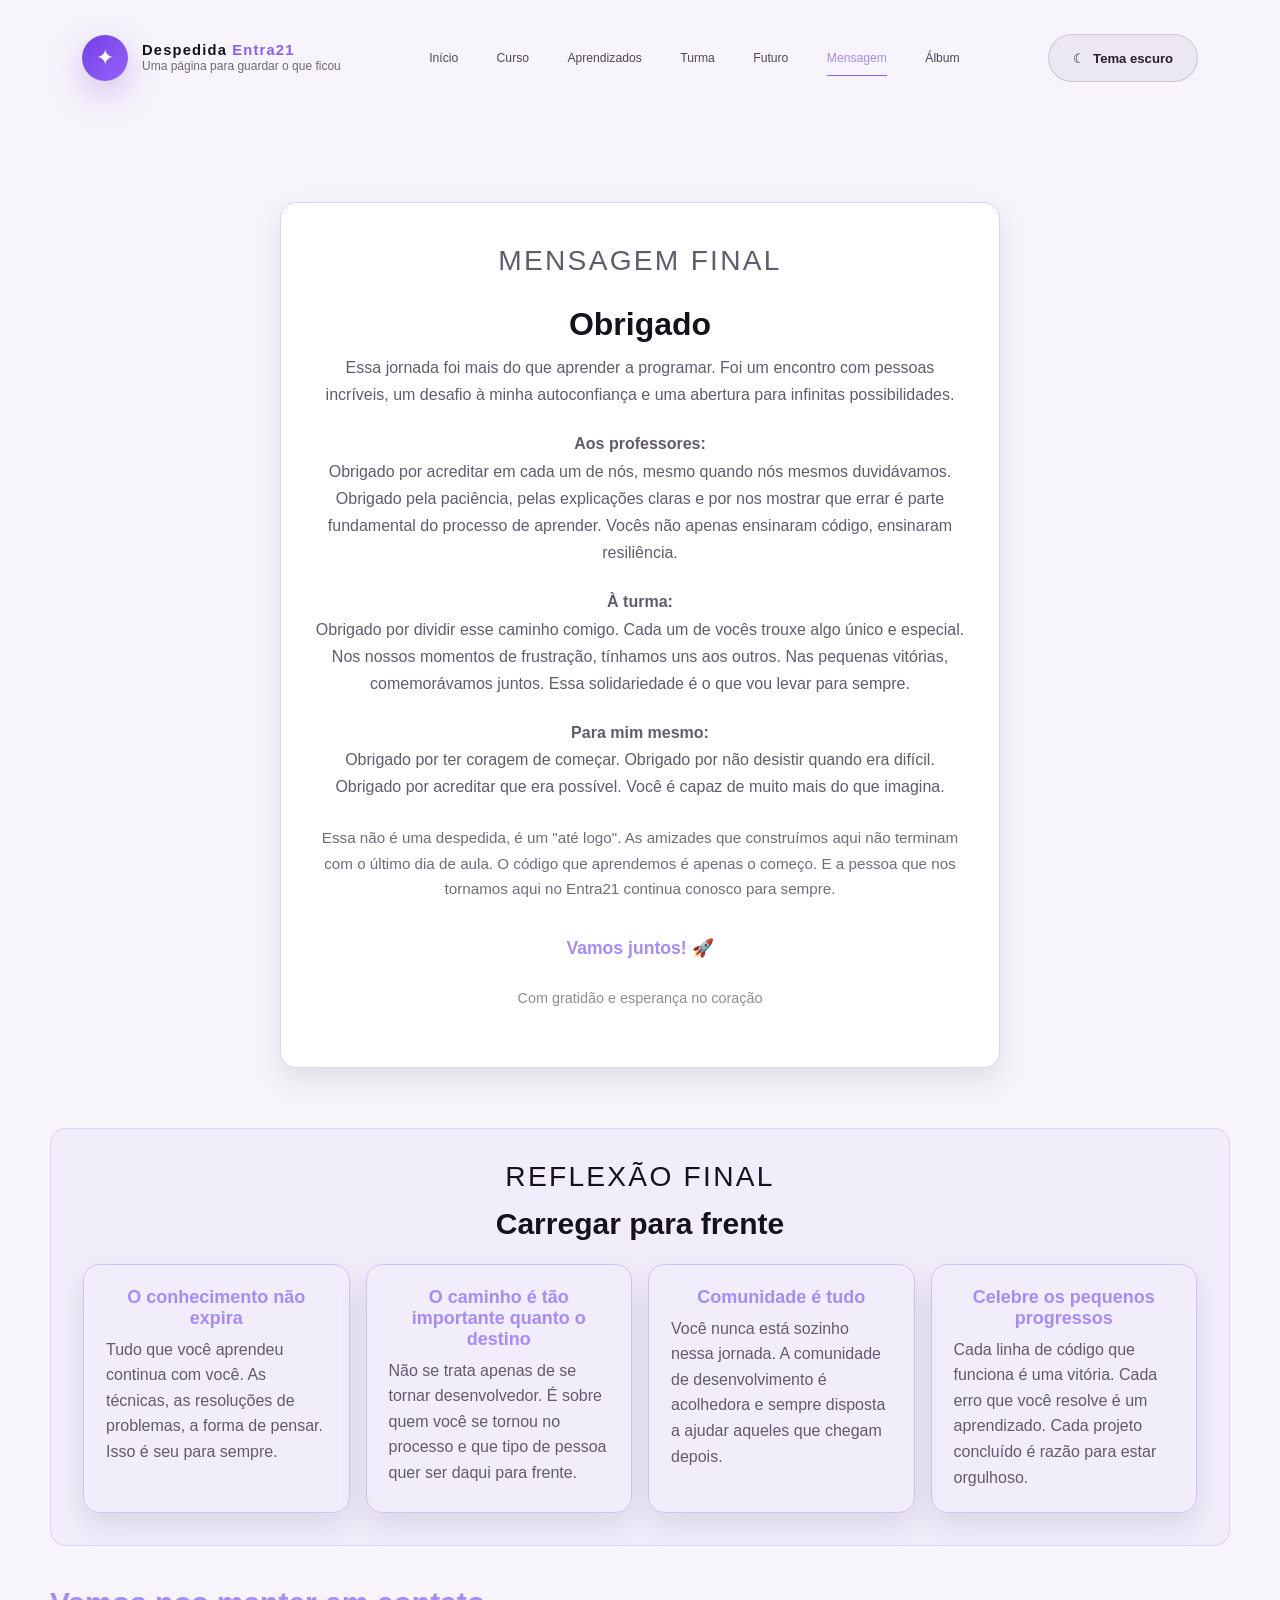
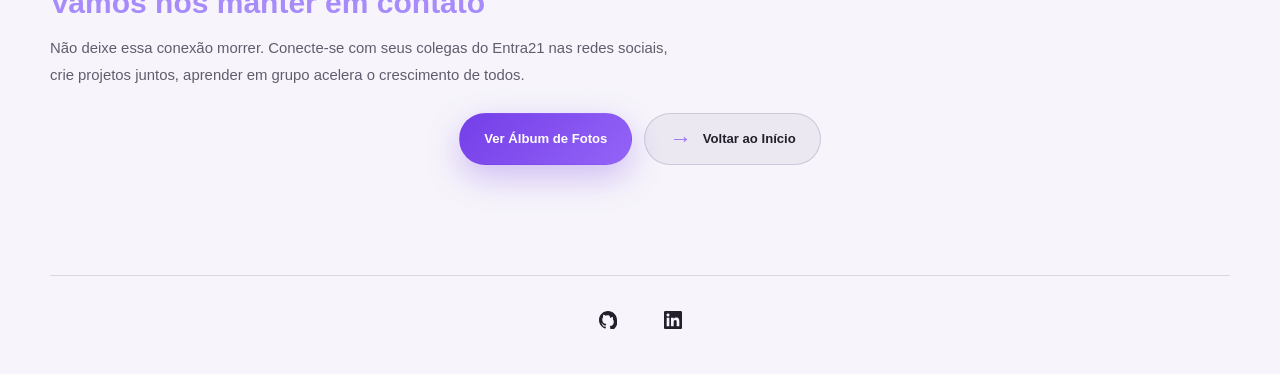
<file: mensagem.html>
﻿<!DOCTYPE html>
<html lang="pt-br">
<head>
    <meta charset="UTF-8">
    <meta name="viewport" content="width=device-width, initial-scale=1.0">
    <meta name="theme-color" content="#8b5cf6">
    <link rel="stylesheet" href="css/style.css">
    <title>Mensagem Final - Despedida Entra21</title>
</head>
<body>
    <a class="skip-link" href="#conteudo">Pular para o conteúdo</a>
    <header class="cabecalho">
        <a class="marca" href="index.html" aria-label="Voltar ao início">
            <span class="marca-icone">✦</span>
            <div>
                <h1>Despedida <span>Entra21</span></h1>
                <p>Uma página para guardar o que ficou</p>
            </div>
        </a>

        <nav class="menu" aria-label="Navegação principal">
            <a href="index.html">Início</a>
            <a href="curso.html">Curso</a>
            <a href="aprendizados.html">Aprendizados</a>
            <a href="turma.html">Turma</a>
            <a href="futuro.html">Futuro</a>
            <a href="mensagem.html" class="active" aria-current="page">Mensagem</a>
            <a href="album.html">Álbum</a>
        </nav>

        <button class="botao theme-button" id="alternarTema" type="button" aria-pressed="false">
            <span aria-hidden="true">◐</span>
            <span id="textoTema">Tema escuro</span>
        </button>
    </header>

    <main id="conteudo">
        <section class="secao secao-final secao-mensagem">
            <article class="mensagem-final">
                <p class="eyebrow">Mensagem Final</p>
                
                <h2>Obrigado</h2>
                
                <p>
                    Essa jornada foi mais do que aprender a programar. Foi um encontro com pessoas incríveis, 
                    um desafio à minha autoconfiança e uma abertura para infinitas possibilidades.
                </p>

                <p class="mensagem-paragrafo">
                    <strong>Aos professores:</strong><br>
                    Obrigado por acreditar em cada um de nós, mesmo quando nós mesmos duvidávamos. 
                    Obrigado pela paciência, pelas explicações claras e por nos mostrar que errar é parte 
                    fundamental do processo de aprender. Vocês não apenas ensinaram código, ensinaram resiliência.
                </p>

                <p class="mensagem-paragrafo">
                    <strong>À turma:</strong><br>
                    Obrigado por dividir esse caminho comigo. Cada um de vocês trouxe algo único e especial. 
                    Nos nossos momentos de frustração, tínhamos uns aos outros. Nas pequenas vitórias, comemorávamos juntos. 
                    Essa solidariedade é o que vou levar para sempre.
                </p>

                <p class="mensagem-paragrafo">
                    <strong>Para mim mesmo:</strong><br>
                    Obrigado por ter coragem de começar. Obrigado por não desistir quando era difícil. 
                    Obrigado por acreditar que era possível. Você é capaz de muito mais do que imagina.
                </p>

                <p class="mensagem-reflexao">
                    Essa não é uma despedida, é um "até logo". As amizades que construímos aqui não terminam 
                    com o último dia de aula. O código que aprendemos é apenas o começo. E a pessoa que nos tornamos 
                    aqui no Entra21 continua conosco para sempre.
                </p>

                <p class="mensagem-chamada">
                    Vamos juntos! 🚀
                </p>

                <p class="mensagem-assinatura">
                    Com gratidão e esperança no coração
                </p>
            </article>
        </section>

        <section class="secao secao-reflexao secao-centralizada">
            <div class="secao-cabecalho secao-cabecalho-compacto">
                <p class="eyebrow">Reflexão Final</p>
                <h2>Carregar para frente</h2>
            </div>

            <div class="cards cards-espacados">
                <article class="card card-transparente">
                    <h3>O conhecimento não expira</h3>
                    <p>Tudo que você aprendeu continua com você. As técnicas, as resoluções de problemas, 
                    a forma de pensar. Isso é seu para sempre.</p>
                </article>
                <article class="card card-transparente">
                    <h3>O caminho é tão importante quanto o destino</h3>
                    <p>Não se trata apenas de se tornar desenvolvedor. É sobre quem você se tornou no processo 
                    e que tipo de pessoa quer ser daqui para frente.</p>
                </article>
                <article class="card card-transparente">
                    <h3>Comunidade é tudo</h3>
                    <p>Você nunca está sozinho nessa jornada. A comunidade de desenvolvimento é acolhedora e sempre 
                    disposta a ajudar aqueles que chegam depois.</p>
                </article>
                <article class="card card-transparente">
                    <h3>Celebre os pequenos progressos</h3>
                    <p>Cada linha de código que funciona é uma vitória. Cada erro que você resolve é um aprendizado. 
                    Cada projeto concluído é razão para estar orgulhoso.</p>
                </article>
            </div>
        </section>

        <section class="secao secao-contato">
            <h2>Vamos nos manter em contato</h2>
            <p class="texto-limitado1">
                Não deixe essa conexão morrer. Conecte-se com seus colegas do Entra21 nas redes sociais, 
                crie projetos juntos, aprender em grupo acelera o crescimento de todos.
            </p>

            <div class="hero-acoes acoes-centralizadas">
                <a class="botao botao-destaque" href="album.html">Ver Álbum de Fotos</a>
                <a class="botao botao-secundario" href="index.html">
                    <span>→</span>
                    Voltar ao Início
                </a>
            </div>
        </section>
    </main>

    <footer>
        <a href="https://github.com/PabloSborz" aria-label="GitHub" title="GitHub" target="_blank" rel="noopener noreferrer">
            <svg viewBox="0 0 24 24" xmlns="http://www.w3.org/2000/svg">
                <path d="M12 0C5.37 0 0 5.37 0 12c0 5.31 3.435 9.795 8.205 11.385.6.105.825-.255.825-.57 0-.285-.015-1.23-.015-2.235-3.015.555-3.795-.735-4.035-1.41-.135-.345-.72-1.41-1.23-1.695-.42-.225-1.02-.78-.015-.795.945-.015 1.62.87 1.845 1.23 1.08 1.815 2.805 1.305 3.495.99.105-.78.42-1.305.765-1.605-2.67-.3-5.46-1.335-5.46-5.925 0-1.305.465-2.385 1.23-3.225-.12-.3-.54-1.53.12-3.18 0 0 1.005-.315 3.3 1.23.96-.27 1.98-.405 3-.405s2.04.135 3 3.405c2.295-1.56 3.3-1.23 3.3-1.23.66 1.65.24 2.88.12 3.18.765.84 1.23 1.905 1.23 3.225 0 4.605-2.805 5.625-5.475 5.925.435.375.81 1.095.81 2.22 0 1.605-.015 2.895-.015 3.3 0 .315.225.69.825.57A12.015 12.015 0 0 0 24 12c0-6.63-5.37-12-12-12z"/>
            </svg>
        </a>
        <a href="https://www.linkedin.com/in/pablo-sborz-2a5154268/" aria-label="LinkedIn" title="LinkedIn" target="_blank" rel="noopener noreferrer">
            <svg viewBox="0 0 24 24" xmlns="http://www.w3.org/2000/svg">
                <path d="M20.447 20.452h-3.554v-5.569c0-1.328-.027-3.037-1.852-3.037-1.853 0-2.136 1.445-2.136 2.939v5.667H9.351V9h3.414v1.561h.046c.477-.9 1.637-1.85 3.37-1.85 3.601 0 4.267 2.37 4.267 5.455v6.286zM5.337 7.433c-1.144 0-2.063-.926-2.063-2.065 0-1.138.92-2.063 2.063-2.063 1.14 0 2.064.925 2.064 2.063 0 1.139-.925 2.065-2.064 2.065zm1.782 13.019H3.555V9h3.564v11.452zM22.225 0H1.771C.792 0 0 .774 0 1.729v20.542C0 23.227.792 24 1.771 24h20.451C23.2 24 24 23.227 24 22.271V1.729C24 .774 23.2 0 22.225 0z"/>
            </svg>
        </a>
    </footer>

    <script src="js/javascript.js"></script>
</body>
</html>
</file>
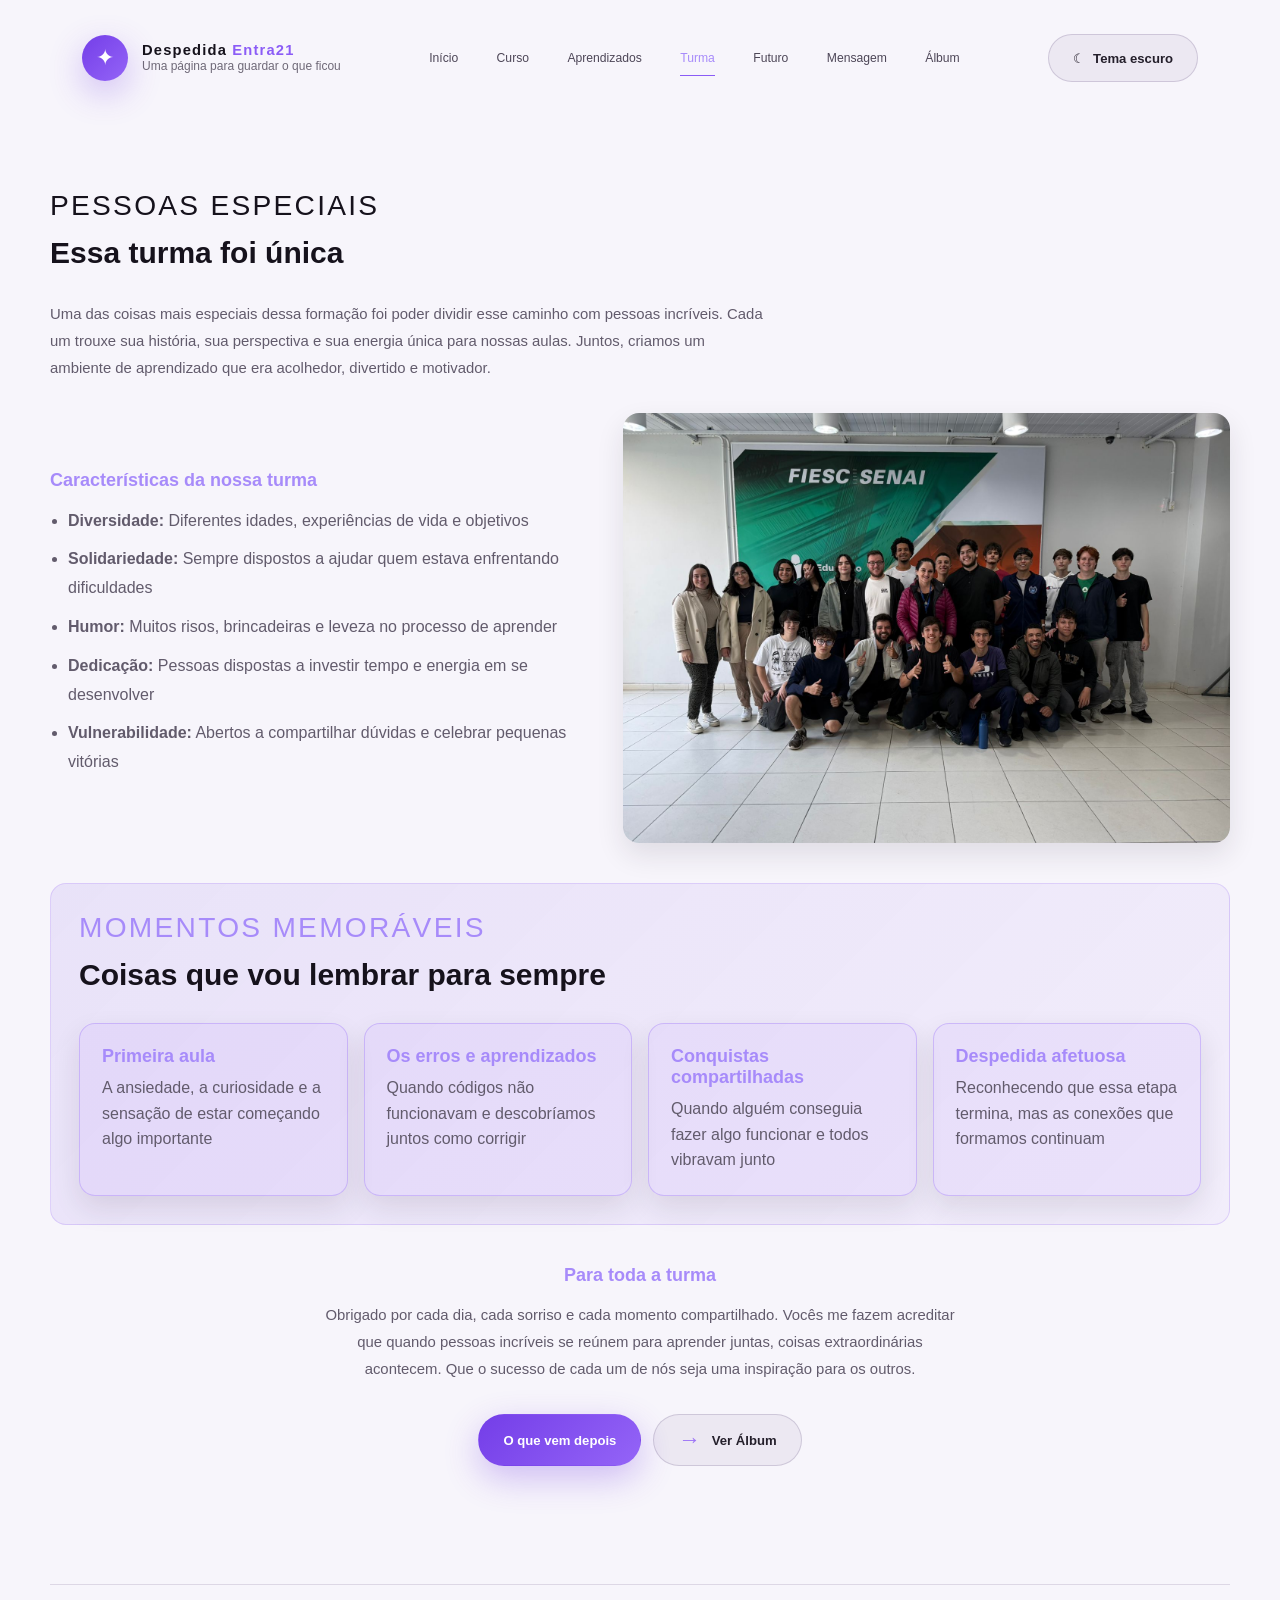
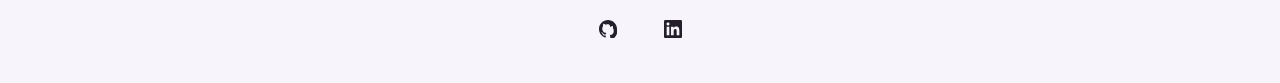
<file: turma.html>
﻿<!DOCTYPE html>
<html lang="pt-br">
<head>
    <meta charset="UTF-8">
    <meta name="viewport" content="width=device-width, initial-scale=1.0">
    <meta name="theme-color" content="#8b5cf6">
    <link rel="stylesheet" href="css/style.css">
    <title>Turma - Despedida Entra21</title>
</head>
<body>
    <a class="skip-link" href="#conteudo">Pular para o conteúdo</a>
    <header class="cabecalho">
        <a class="marca" href="index.html" aria-label="Voltar ao início">
            <span class="marca-icone">✦</span>
            <div>
                <h1>Despedida <span>Entra21</span></h1>
                <p>Uma página para guardar o que ficou</p>
            </div>
        </a>

        <nav class="menu" aria-label="Navegação principal">
            <a href="index.html">Início</a>
            <a href="curso.html">Curso</a>
            <a href="aprendizados.html">Aprendizados</a>
            <a href="turma.html" class="active" aria-current="page">Turma</a>
            <a href="futuro.html">Futuro</a>
            <a href="mensagem.html">Mensagem</a>
            <a href="album.html">Álbum</a>
        </nav>

        <button class="botao theme-button" id="alternarTema" type="button" aria-pressed="false">
            <span aria-hidden="true">◐</span>
            <span id="textoTema">Tema escuro</span>
        </button>
    </header>

    <main id="conteudo">
        <section class="secao">
            <div class="secao-cabecalho">
                <p class="eyebrow">Pessoas especiais</p>
                <h2>Essa turma foi única</h2>
            </div>

            <p class="texto-introducao">
                Uma das coisas mais especiais dessa formação foi poder dividir esse caminho com pessoas incríveis. 
                Cada um trouxe sua história, sua perspectiva e sua energia única para nossas aulas. Juntos, criamos 
                um ambiente de aprendizado que era acolhedor, divertido e motivador.
            </p>

            <div class="grade-dupla grade-com-espaco">
                <div>
                    <h3 class="titulo-destaque titulo-com-espaco">Características da nossa turma</h3>
                    <ul class="lista-simples lista-detalhes">
                        <li>
                            <strong>Diversidade:</strong> Diferentes idades, experiências de vida e objetivos
                        </li>
                        <li>
                            <strong>Solidariedade:</strong> Sempre dispostos a ajudar quem estava enfrentando dificuldades
                        </li>
                        <li>
                            <strong>Humor:</strong> Muitos risos, brincadeiras e leveza no processo de aprender
                        </li>
                        <li>
                            <strong>Dedicação:</strong> Pessoas dispostas a investir tempo e energia em se desenvolver
                        </li>
                        <li>
                            <strong>Vulnerabilidade:</strong> Abertos a compartilhar dúvidas e celebrar pequenas vitórias
                        </li>
                    </ul>
                </div>
                <div class="foto-centralizada">
                    <img src="img/turma.jpeg" alt="Foto da turma" class="foto-turma" loading="lazy" decoding="async">
                </div>
            </div>

            <section class="secao-escura secao-escura-com-espaco">
                <div class="secao-cabecalho">
                    <p class="eyebrow">Momentos memoráveis</p>
                    <h2>Coisas que vou lembrar para sempre</h2>
                </div>

                <div class="cards cards-espacados">
                    <article class="card card-destaque">
                        <h3>Primeira aula</h3>
                        <p>A ansiedade, a curiosidade e a sensação de estar começando algo importante</p>
                    </article>
                    <article class="card card-destaque">
                        <h3>Os erros e aprendizados</h3>
                        <p>Quando códigos não funcionavam e descobríamos juntos como corrigir</p>
                    </article>
                    <article class="card card-destaque">
                        <h3>Conquistas compartilhadas</h3>
                        <p>Quando alguém conseguia fazer algo funcionar e todos vibravam junto</p>
                    </article>
                    <article class="card card-destaque">
                        <h3>Despedida afetuosa</h3>
                        <p>Reconhecendo que essa etapa termina, mas as conexões que formamos continuam</p>
                    </article>
                </div>
            </section>

            <div class="bloco-centralizado">
                <h3 class="titulo-destaque titulo-com-espaco">Para toda a turma</h3>
                <p class="texto-limitado">
                    Obrigado por cada dia, cada sorriso e cada momento compartilhado. Vocês me fazem acreditar que 
                    quando pessoas incríveis se reúnem para aprender juntas, coisas extraordinárias acontecem. 
                    Que o sucesso de cada um de nós seja uma inspiração para os outros.
                </p>
            </div>

            <div class="hero-acoes acoes-centralizadas margem-topo-32">
                <a class="botao botao-destaque" href="futuro.html">O que vem depois</a>
                <a class="botao botao-secundario" href="album.html">
                    <span>→</span>
                    Ver Álbum
                </a>
            </div>
        </section>
    </main>

    <footer>
        <a href="https://github.com/PabloSborz" aria-label="GitHub" title="GitHub" target="_blank" rel="noopener noreferrer">
            <svg viewBox="0 0 24 24" xmlns="http://www.w3.org/2000/svg">
                <path d="M12 0C5.37 0 0 5.37 0 12c0 5.31 3.435 9.795 8.205 11.385.6.105.825-.255.825-.57 0-.285-.015-1.23-.015-2.235-3.015.555-3.795-.735-4.035-1.41-.135-.345-.72-1.41-1.23-1.695-.42-.225-1.02-.78-.015-.795.945-.015 1.62.87 1.845 1.23 1.08 1.815 2.805 1.305 3.495.99.105-.78.42-1.305.765-1.605-2.67-.3-5.46-1.335-5.46-5.925 0-1.305.465-2.385 1.23-3.225-.12-.3-.54-1.53.12-3.18 0 0 1.005-.315 3.3 1.23.96-.27 1.98-.405 3-.405s2.04.135 3 3.405c2.295-1.56 3.3-1.23 3.3-1.23.66 1.65.24 2.88.12 3.18.765.84 1.23 1.905 1.23 3.225 0 4.605-2.805 5.625-5.475 5.925.435.375.81 1.095.81 2.22 0 1.605-.015 2.895-.015 3.3 0 .315.225.69.825.57A12.015 12.015 0 0 0 24 12c0-6.63-5.37-12-12-12z"/>
            </svg>
        </a>
        <a href="https://www.linkedin.com/in/pablo-sborz-2a5154268/" aria-label="LinkedIn" title="LinkedIn" target="_blank" rel="noopener noreferrer">
            <svg viewBox="0 0 24 24" xmlns="http://www.w3.org/2000/svg">
                <path d="M20.447 20.452h-3.554v-5.569c0-1.328-.027-3.037-1.852-3.037-1.853 0-2.136 1.445-2.136 2.939v5.667H9.351V9h3.414v1.561h.046c.477-.9 1.637-1.85 3.37-1.85 3.601 0 4.267 2.37 4.267 5.455v6.286zM5.337 7.433c-1.144 0-2.063-.926-2.063-2.065 0-1.138.92-2.063 2.063-2.063 1.14 0 2.064.925 2.064 2.063 0 1.139-.925 2.065-2.064 2.065zm1.782 13.019H3.555V9h3.564v11.452zM22.225 0H1.771C.792 0 0 .774 0 1.729v20.542C0 23.227.792 24 1.771 24h20.451C23.2 24 24 23.227 24 22.271V1.729C24 .774 23.2 0 22.225 0z"/>
            </svg>
        </a>
    </footer>

    <script src="js/javascript.js"></script>
</body>
</html>
</file>
<file: css/style.css>
:root {
    color-scheme: light;
    font-family: Inter, "Segoe UI", Roboto, Helvetica, Arial, sans-serif;
    color: #241f2b;
    background: #f7f5fb;
    font-synthesis: none;
    text-rendering: optimizeLegibility;
    --page-bg: #f7f5fb;
    --header-bg: #f7f5fb;
    --text-color: #241f2b;
    --heading-color: #16121c;
    --muted-color: #625b6c;
    --muted-strong: #4d4657;
    --button-bg: #ece8f2;
    --border-color: #ddd7e5;
    --accent-color: #8b5cf6;
    --accent-hover: #7c3aed;
    --surface: #ffffff;
    --subtle-bg: rgba(70, 45, 100, 0.06);
    --subtle-bg-hover: rgba(70, 45, 100, 0.11);
    --subtle-border: rgba(70, 45, 100, 0.18);
    --shadow: 0 12px 28px rgba(38, 25, 49, 0.11);
    --radius: 16px;
}

body.escuro {
    --page-bg: #050507;
    --header-bg: #050507;
    --text-color: #f7f5fb;
    --heading-color: #ffffff;
    --muted-color: #aaa6b2;
    --muted-strong: #c8c5cf;
    --button-bg: #1f1f2e;
    --border-color: #2a2a3a;
    --surface: #0f0f17;
    --subtle-bg: rgba(255, 255, 255, 0.05);
    --subtle-bg-hover: rgba(255, 255, 255, 0.1);
    --subtle-border: rgba(255, 255, 255, 0.13);
    --shadow: 0 12px 30px rgba(0, 0, 0, 0.35);
    color-scheme: dark;
}

* { box-sizing: border-box; }

*:focus-visible {
    outline: 3px solid var(--accent-color);
    outline-offset: 3px;
}

html { 
    scroll-behavior: smooth;
    min-width: 320px;
    min-height: 100%;
}

body {
    margin: 0;
    min-height: 100vh;
    min-height: 100dvh;
    min-width: 320px;
    overflow-x: hidden;
    color: var(--text-color);
    background-color: var(--page-bg);
    font-family: inherit;
    transition: color 0.25s, background-color 0.25s;
}

.skip-link {
    position: fixed;
    top: 12px;
    left: 12px;
    z-index: 100;
    padding: 10px 16px;
    border-radius: 10px;
    background: var(--accent-color);
    color: #ffffff;
    font-weight: 700;
    transform: translateY(-160%);
    transition: transform 180ms ease;
}

.skip-link:focus {
    transform: translateY(0);
}

button,
a {
    font: inherit;
}

a { 
    color: inherit;
    text-decoration: none;
}

img { display: block; max-width: 100%; }
button { cursor: pointer; font: inherit; }

button:disabled {
    cursor: wait;
    opacity: 0.65;
}

@keyframes page-enter {
    from {
        opacity: 0;
        transform: translateY(12px) scale(0.995);
    }
    to {
        opacity: 1;
        transform: translateY(0) scale(1);
    }
}

main {
    display: block;
    width: min(1180px, calc(100% - 64px));
    margin: 0 auto;
    padding: 40px 0 70px;
    min-height: 0;
    animation: page-enter 420ms ease both;
}

h1 {
    margin: 0;
    color: var(--heading-color);
    font-size: clamp(3rem, 6vw, 5.25rem);
    line-height: 0.98;
    letter-spacing: -0.055em;
    font-weight: 800;
    text-align: left;
}

h2 {
    margin: 0;
    color: var(--heading-color);
    font-size: clamp(24px, 2.5vw, 30px);
    line-height: 1.1;
    font-weight: 700;
    text-align: left;
}

h3 {
    margin: 0;
    color: var(--heading-color);
    font-size: 18px;
    font-weight: 700;
}

p {
    margin: 0;
    text-align: left;
    padding: 0;
}

.cabecalho {
    position: relative;
    z-index: 10;
    display: flex;
    width: min(1180px, calc(100% - 64px));
    margin: 0 auto;
    padding: 34px 32px 20px;
    align-items: center;
    justify-content: space-between;
    gap: 24px;
}

.marca {
    display: flex;
    align-items: center;
    justify-content: flex-start;
    gap: 14px;
    text-decoration: none;
    flex-shrink: 0;
}

.marca-icone {
    width: 46px;
    height: 46px;
    display: grid;
    place-items: center;
    flex: 0 0 46px;
    border-radius: 50%;
    background: linear-gradient(135deg, #743ee8, #9464f7);
    color: #ffffff;
    font-size: 22px;
    font-weight: 700;
    box-shadow: 0 12px 34px rgba(111, 55, 228, 0.3);
}

.marca h1 {
    margin: 0;
    font-size: 0.92rem;
    font-weight: 800;
    letter-spacing: 0.08em;
    text-decoration: none;
    text-align: left;
    padding: 0;
}

.marca h1 span {
    color: #8b5cf6;
}

.marca p {
    margin: 0;
    margin-top: 2px;
    color: var(--muted-strong);
    font-size: 0.75rem;
    opacity: 0.8;
    text-align: left;
    padding: 0;
}

.menu {
    display: flex;
    align-items: center;
    justify-content: center;
    gap: clamp(16px, 3vw, 40px);
    flex-wrap: wrap;
    padding: 0;
    margin: 0;
    text-decoration: none;
    flex: 1;
}

.menu a {
    position: relative;
    display: inline-flex;
    min-height: 40px;
    padding: 8px 0;
    align-items: center;
    color: var(--muted-strong);
    font-size: 0.76rem;
    font-weight: 500;
    text-decoration: none;
    transition: color 180ms ease;
}

.menu a::after {
    position: absolute;
    right: 0;
    bottom: 2px;
    left: 0;
    height: 1px;
    background: #8b5cf6;
    content: "";
    transform: scaleX(0);
    transition: transform 180ms ease;
}

.menu a:hover,
.menu a.active,
.menu a[aria-current="page"] {
    color: #a78bfa;
}

.menu a:hover::after,
.menu a.active::after,
.menu a[aria-current="page"]::after {
    transform: scaleX(1);
}

.theme-button {
    display: inline-flex;
    align-items: center;
    justify-content: center;
    gap: 8px;
    min-height: 40px;
    padding: 8px 16px;
    border: 1px solid var(--subtle-border);
    border-radius: 999px;
    background: var(--subtle-bg);
    color: var(--muted-strong);
    font-size: 0.76rem;
    font-weight: 500;
    cursor: pointer;
    transition: transform 180ms ease, background 180ms ease, color 180ms ease;
}

.theme-button:hover {
    background: var(--subtle-bg-hover);
    color: #a78bfa;
    transform: translateY(-2px);
}

.botao {
    display: inline-flex;
    align-items: center;
    justify-content: center;
    gap: 8px;
    min-height: 48px;
    padding: 12px 24px;
    border: 1px solid var(--subtle-border);
    border-radius: 999px;
    background-color: var(--button-bg);
    color: var(--text-color);
    font-weight: 700;
    font-size: 0.82rem;
    transition: transform 180ms ease, background 180ms ease, box-shadow 180ms ease;
}

.botao:hover {
    transform: translateY(-2px);
}

.botao-destaque {
    background: linear-gradient(135deg, #743ee8, #9464f7);
    color: #ffffff;
    border-color: transparent;
    box-shadow: 0 12px 34px rgba(111, 55, 228, 0.3);
}

.botao-destaque:hover {
    box-shadow: 0 15px 40px rgba(126, 71, 235, 0.45);
    transform: translateY(-2px);
}

.botao-secundario {
    background: var(--subtle-bg);
    border-color: var(--subtle-border);
    color: var(--text-color);
    gap: 11px;
}

.botao-secundario span {
    color: #9d74f6;
    font-size: 1.4rem;
    font-weight: 300;
    transition: transform 180ms ease;
}

.botao-secundario:hover {
    color: #a986f8;
    background: var(--subtle-bg-hover);
}

.botao-secundario:hover span {
    transform: translateX(4px);
}

.hero {
    display: grid;
    grid-template-columns: 1fr 1fr;
    gap: 40px;
    align-items: center;
    padding: 54px 0 70px;
    max-width: 100%;
}

.hero-texto {
    max-width: 100%;
}

.hero-texto h2 {
    margin-bottom: 12px;
    font-size: clamp(28px, 4vw, 42px);
    line-height: 1.1;
}

.hero-texto p {
    color: var(--muted-color);
    font-size: 0.93rem;
    line-height: 1.8;
    margin-bottom: 12px;
}

.eyebrow {
    margin: 0 0 8px;
    color: var(--heading-color);
    font-size: clamp(1.35rem, 2.2vw, 2rem);
    font-weight: 400;
    text-transform: uppercase;
    letter-spacing: 0.08em;
}

.hero-acoes {
    display: flex;
    flex-wrap: wrap;
    gap: 12px;
    margin-top: 24px;
}

.hero-card {
    background: var(--surface);
    border: 1px solid var(--border-color);
    border-radius: var(--radius);
    box-shadow: var(--shadow);
    overflow: hidden;
}

.hero-card img {
    width: 100%;
    aspect-ratio: 4 / 3;
    object-fit: cover;
}

.hero-card-conteudo {
    padding: 20px 24px 24px;
}

.hero-card-conteudo .eyebrow {
    margin-bottom: 4px;
    font-size: 0.75rem;
}

.hero-card-conteudo h3 {
    margin: 8px 0 8px;
    font-size: 22px;
}

.hero-card-conteudo p {
    margin: 0;
    color: var(--muted-color);
    opacity: 1;
    line-height: 1.6;
    font-size: 0.93rem;
}

.secao {
    padding: 48px 0;
}

.secao-cabecalho {
    display: flex;
    flex-direction: column;
    gap: 6px;
    margin-bottom: 32px;
}

.secao-cabecalho h2 {
    margin: 0;
    font-size: clamp(24px, 2.5vw, 30px);
}

.cards {
    display: grid;
    grid-template-columns: repeat(auto-fit, minmax(250px, 1fr));
    gap: 16px;
}

.card {
    padding: 22px;
    background: var(--surface);
    border: 1px solid var(--border-color);
    border-radius: var(--radius);
    box-shadow: var(--shadow);
}

.card-numero {
    display: inline-flex;
    align-items: center;
    justify-content: center;
    margin-bottom: 10px;
    width: 34px;
    height: 34px;
    border-radius: 50%;
    background: rgba(139, 92, 246, 0.16);
    color: #8b5cf6;
    font-weight: 800;
}

.card h3 {
    margin: 0 0 8px;
    font-size: 18px;
}

.card p {
    margin: 0;
    color: var(--muted-color);
    opacity: 1;
    line-height: 1.6;
}

.secao-escura {
    padding: 28px;
    border-radius: var(--radius);
    background: linear-gradient(135deg, rgba(116, 62, 232, 0.1), rgba(148, 100, 247, 0.05));
    border: 1px solid rgba(139, 92, 246, 0.2);
    color: var(--text-color);
    backdrop-filter: blur(10px);
}

.secao-escura .eyebrow {
    color: #a78bfa;
}

.secao-escura .secao-cabecalho h2 {
    color: var(--heading-color);
}

.lista-aprendizados {
    display: grid;
    grid-template-columns: repeat(auto-fit, minmax(280px, 1fr));
    gap: 14px;
}

.item-aprendizado {
    padding: 16px 18px;
    border: 1px solid rgba(139, 92, 246, 0.3);
    border-radius: 14px;
    background: rgba(139, 92, 246, 0.05);
    font-weight: 600;
    color: var(--text-color);
    transition: background 180ms ease, border-color 180ms ease, transform 180ms ease;
}

.item-aprendizado:hover {
    background: rgba(139, 92, 246, 0.1);
    border-color: rgba(139, 92, 246, 0.5);
    transform: translateY(-2px);
}

.grade-dupla {
    display: grid;
    grid-template-columns: 0.95fr 1.05fr;
    gap: 24px;
    align-items: center;
}

.foto-turma,
.album-item {
    width: 100%;
    height: 100%;
    max-height: 430px;
    object-fit: cover;
    border-radius: var(--radius);
    box-shadow: var(--shadow);
}

.grade-dupla p,
.grade-dupla li {
    color: var(--muted-color);
    opacity: 1;
    line-height: 1.7;
}

.lista-simples {
    margin: 16px 0 0;
    padding-left: 18px;
}

.secao-final {
    padding-bottom: 0;
}

.mensagem-final {
    padding: 34px;
    text-align: center;
    background: var(--surface);
    border: 1px solid var(--border-color);
    border-radius: var(--radius);
    box-shadow: var(--shadow);
}

.mensagem-final h2 {
    margin: 10px 0 12px;
    font-size: clamp(24px, 3vw, 32px);
    text-align: center;
}

.mensagem-final p {
    margin: 0 auto 22px;
    max-width: 720px;
    color: var(--muted-color);
    opacity: 1;
    line-height: 1.7;
    text-align: center;
}

footer {
    position: relative;
    z-index: 10;
    display: flex;
    width: min(1180px, calc(100% - 64px));
    margin: 0 auto;
    padding: 24px 32px 34px;
    align-items: center;
    justify-content: center;
    gap: 25px;
    border-top: 1px solid var(--border-color);
}

footer a {
    display: grid;
    width: 40px;
    height: 40px;
    border-radius: 50%;
    color: var(--text-color);
    place-items: center;
    transition: color 180ms ease, transform 180ms ease;
}

footer a:hover {
    color: #9d74f6;
    transform: translateY(-2px);
}

footer svg {
    width: 18px;
    height: 18px;
    fill: currentColor;
}

footer p {
    margin: 6px 0;
    color: var(--muted-strong);
    opacity: 0.8;
}

.album-grid {
    display: grid;
    grid-template-columns: repeat(auto-fill, minmax(250px, 1fr));
    gap: 16px;
    margin-top: 20px;
    justify-items: center;
}

.item-aprendizado:focus-visible {
    background: rgba(139, 92, 246, 0.1);
    border-color: rgba(139, 92, 246, 0.5);
}

html.tema-escuro {
    background: #050507;
    color-scheme: dark;
}

html.tema-claro {
    background: #f7f5fb;
    color-scheme: light;
}

.album-container {
    position: relative;
    width: 100%;
    margin: 0;
    overflow: hidden;
    border-radius: var(--radius);
    aspect-ratio: 1;
    box-shadow: var(--shadow);
    transition: transform 180ms ease;
}

.album-container:hover {
    transform: scale(1.02);
}

.album-item {
    width: 100%;
    height: 100%;
    object-fit: cover;
    display: block;
    cursor: zoom-in;
}

.visualizador-foto {
    width: auto;
    max-width: 96vw;
    max-height: 96vh;
    margin: auto;
    padding: 44px 16px 16px;
    overflow: visible;
    border: 1px solid var(--border-color);
    border-radius: var(--radius);
    background: var(--surface);
    box-shadow: 0 24px 80px rgba(0, 0, 0, 0.55);
}

.visualizador-foto::backdrop {
    background: rgba(0, 0, 0, 0.82);
    backdrop-filter: blur(5px);
}

.visualizador-imagem {
    display: block;
    width: auto;
    height: auto;
    max-width: calc(96vw - 32px);
    max-height: calc(88vh - 70px);
    margin: 0 auto;
    border-radius: 10px;
    object-fit: contain;
}

.visualizador-fechar {
    position: absolute;
    top: 8px;
    right: 10px;
    display: grid;
    width: 34px;
    height: 34px;
    padding: 0;
    border: 0;
    border-radius: 50%;
    background: var(--button-bg);
    color: var(--text-color);
    font-size: 1.6rem;
    line-height: 1;
    place-items: center;
}

.visualizador-fechar:hover {
    background: var(--subtle-bg-hover);
}

.visualizador-legenda {
    margin-top: 10px;
    color: var(--muted-color);
    font-size: 0.9rem;
    text-align: center;
}

/* Classes compartilhadas entre as paginas */
.texto-introducao {
    max-width: 720px;
    margin-bottom: 32px;
    color: var(--muted-color);
    font-size: 0.93rem;
    line-height: 1.8;
}

.texto-limitado1 {
    max-width: 640px;
    margin-right: auto;
    margin-left: 0 auto;
    color: var(--muted-color);
    font-size: 0.93rem;
    line-height: 1.8;

}

.texto-limitado{
    max-width: 640px;
    margin-right: auto;
    margin-left:  auto;
    color: var(--muted-color);
    font-size: 0.93rem;
    line-height: 1.8;
}

.texto-largo {
    max-width: 720px;
    margin-right: auto;
    margin-left: auto;
    color: var(--muted-color);
    font-size: 0.93rem;
    line-height: 1.8;
}

.secao-centralizada,
.bloco-centralizado {
    text-align: center;
}

.secao-centralizada .secao-cabecalho {
    align-items: center;
}

.secao-centralizada :is(.eyebrow, h2),
.bloco-centralizado :is(h3, p) {
    text-align: center;
}

.secao-cabecalho-compacto {
    align-items: center;
    margin-bottom: 24px;
}

.acoes-centralizadas {
    justify-content: center;
}

.cards-espacados {
    margin-top: 20px;
}

.cards-espacados-maior {
    margin-top: 24px;
}

.botao-card {
    margin-top: 12px;
}

.item-clicavel {
    cursor: pointer;
}

.item-titulo {
    margin-bottom: 8px;
    font-size: 1.1em;
}

.item-descricao {
    font-size: 0.9em;
    opacity: 0.8;
}

.card-destaque {
    background: rgba(139, 92, 246, 0.08);
    border-color: rgba(139, 92, 246, 0.3);
}

.card-transparente {
    background: transparent;
    border-color: rgba(139, 92, 246, 0.3);
}

.card-destaque h3,
.card-transparente h3,
.titulo-destaque {
    color: #a78bfa;
}

.grade-com-espaco {
    margin-bottom: 40px;
}

.foto-centralizada {
    display: grid;
    width: 100%;
    place-items: center;
}

.foto-centralizada .foto-turma {
    margin: 0 auto;
}

.titulo-com-espaco {
    margin-bottom: 16px;
}

.lista-detalhes li {
    margin-bottom: 10px;
    color: var(--muted-color);
    line-height: 1.8;
}

.secao-escura-com-espaco {
    margin: 40px 0;
}

.bloco-centralizado {
    margin-top: 40px;
}

.bloco-centralizado .texto-limitado {
    margin-top: 0;
    margin-bottom: 0;
}

.margem-topo-16 { margin-top: 16px; }
.margem-topo-20 { margin-top: 20px; }
.margem-topo-24 { margin-top: 24px; }
.margem-topo-28 { margin-top: 28px; }
.margem-topo-32 { margin-top: 32px; }

/* Pagina de futuro */
.lista-passos {
    margin-top: 24px;
}

.passo-futuro {
    margin-bottom: 24px;
}

.passo-futuro:last-child {
    margin-bottom: 0;
}

.passo-futuro h3 {
    margin-bottom: 8px;
    color: #a78bfa;
}

.passo-futuro p {
    margin: 0;
    color: var(--muted-color);
}

/* Pagina de mensagem */
.secao-mensagem {
    display: flex;
    padding: 60px 0;
    align-items: center;
    justify-content: center;
}

.secao-mensagem .mensagem-final {
    max-width: 720px;
}

.secao-mensagem .eyebrow {
    text-align: center;
}

.mensagem-final .mensagem-paragrafo { margin-top: 20px; }

.mensagem-final .mensagem-reflexao {
    margin-top: 24px;
    font-size: 0.95em;
    opacity: 0.9;
}

.mensagem-final .mensagem-chamada {
    margin-top: 32px;
    color: #a78bfa;
    font-size: 1.1em;
    font-weight: 600;
}

.mensagem-final .mensagem-assinatura {
    margin-top: 8px;
    font-size: 0.9em;
    opacity: 0.7;
}

.secao-reflexao {
    padding: 32px;
    border: 1px solid rgba(139, 92, 246, 0.2);
    border-radius: var(--radius);
    background: rgba(139, 92, 246, 0.05);
}

.secao-contato {
    padding: 40px 0;
    text-align: center;
}

.secao-contato h2 {
    margin-bottom: 16px;
    color: #a78bfa;
}

.secao-contato .texto-limitado {
    margin-bottom: 28px;
}

@media (max-width: 900px) {
    .hero,
    .grade-dupla {
        grid-template-columns: 1fr;
        gap: 32px;
    }

    .cards {
        grid-template-columns: repeat(2, minmax(0, 1fr));
    }

    .lista-aprendizados {
        grid-template-columns: 1fr;
    }

    .cabecalho {
        width: min(100% - 36px, 1180px);
        padding: 24px 18px 16px;
        flex-direction: column;
        align-items: flex-start;
        gap: 16px;
    }

    main {
        width: min(100% - 36px, 1180px);
        padding: 32px 18px 60px;
    }

    .menu {
        display: grid;
        grid-template-columns: repeat(3, 1fr);
        gap: 6px 12px;
        width: 100%;
        justify-items: center;
    }

    .menu a {
        text-align: center;
        font-size: 0.7rem;
    }

    .hero {
        padding-top: 24px;
    }

    .mensagem-final {
        padding: 28px;
    }

    .album-grid {
        grid-template-columns: repeat(auto-fill, minmax(180px, 1fr));
        gap: 14px;
    }

    footer {
        width: min(100% - 36px, 1180px);
        padding: 20px 18px 28px;
    }
}

@media (prefers-reduced-motion: reduce) {
    html {
        scroll-behavior: auto;
    }

    *,
    *::before,
    *::after {
        animation-duration: 0.01ms !important;
        animation-iteration-count: 1 !important;
        scroll-behavior: auto !important;
        transition-duration: 0.01ms !important;
    }
}

@media (max-width: 640px) {
    .cabecalho {
        width: calc(100% - 32px);
        padding: 20px 16px 14px;
        flex-direction: column;
        align-items: stretch;
        gap: 12px;
    }

    .marca {
        justify-content: center;
        text-align: center;
    }

    .marca h1 {
        text-align: center;
        font-size: 0.9rem;
    }

    .marca p {
        text-align: center;
    }

    .menu {
        display: grid;
        grid-template-columns: repeat(3, 1fr);
        gap: 6px 8px;
        width: 100%;
    }

    .menu a {
        text-align: center;
        font-size: 0.65rem;
    }

    .theme-button {
        width: 100%;
        justify-content: center;
    }

    main {
        width: calc(100% - 32px);
        padding: 28px 16px 50px;
        margin: 0 auto;
    }

    h1 {
        font-size: clamp(1.8rem, 5vw, 3rem);
        text-align: center;
    }

    h2 {
        font-size: clamp(1.4rem, 4vw, 2.2rem);
        text-align: center;
    }

    .hero {
        padding: 32px 0 40px;
        gap: 24px;
    }

    .hero-texto {
        text-align: center;
    }

    .hero-texto h2,
    .hero-texto p {
        text-align: center;
    }

    .hero-acoes {
        justify-content: center;
    }

    .secao {
        padding: 36px 0;
    }

    .secao-cabecalho {
        text-align: center;
        align-items: center;
        margin-bottom: 24px;
    }

    .secao-cabecalho h2 {
        text-align: center;
    }

    .eyebrow {
        text-align: center;
    }

    .cards {
        grid-template-columns: 1fr;
        gap: 14px;
    }

    .card {
        padding: 18px;
    }

    .grade-dupla {
        gap: 20px;
    }

    .mensagem-final {
        padding: 24px 16px;
        text-align: center;
    }

    .mensagem-final h2,
    .mensagem-final p {
        text-align: center;
    }

    .album-grid {
        grid-template-columns: repeat(auto-fill, minmax(160px, 1fr));
        gap: 12px;
    }

    footer {
        width: calc(100% - 32px);
        padding: 16px 16px 24px;
        gap: 15px;
    }

    footer a {
        width: 36px;
        height: 36px;
    }

    footer svg {
        width: 16px;
        height: 16px;
    }
}

@media (max-width: 480px) {
    .cabecalho {
        width: calc(100% - 20px);
        padding: 16px 10px 10px;
        flex-direction: column;
        align-items: center;
        gap: 8px;
    }

    .marca {
        flex-direction: column;
        text-align: center;
        justify-content: center;
    }

    .marca-icone {
        width: 40px;
        height: 40px;
        font-size: 18px;
    }

    .marca h1 {
        font-size: 0.85rem;
        text-align: center;
    }

    .marca p {
        font-size: 0.7rem;
        text-align: center;
    }

    .menu {
        width: 100%;
        grid-template-columns: repeat(2, 1fr);
        gap: 4px 6px;
        row-gap: 6px;
    }

    .menu a {
        font-size: 0.6rem;
        padding: 6px 0;
        min-height: 32px;
    }

    .theme-button {
        min-height: 36px;
        padding: 6px 12px;
        font-size: 0.65rem;
        width: 100%;
    }

    main {
        width: calc(100% - 20px);
        padding: 20px 10px 40px;
        margin: 0 auto;
    }

    h1 {
        font-size: clamp(1.4rem, 5vw, 2.5rem);
        text-align: center;
    }

    h2 {
        font-size: clamp(1.2rem, 4vw, 1.8rem);
        text-align: center;
    }

    h3 {
        font-size: 16px;
    }

    .eyebrow {
        font-size: clamp(0.9rem, 3vw, 1.2rem);
        text-align: center;
    }

    .hero {
        padding: 24px 0 28px;
        gap: 20px;
    }

    .hero-texto {
        text-align: center;
    }

    .hero-texto h2,
    .hero-texto p {
        text-align: center;
    }

    .hero-acoes {
        justify-content: center;
        flex-direction: column;
        width: 100%;
    }

    .botao {
        width: 100%;
        justify-content: center;
    }

    .secao {
        padding: 28px 0;
    }

    .secao-cabecalho {
        text-align: center;
        align-items: center;
        margin-bottom: 20px;
    }

    .secao-cabecalho h2 {
        text-align: center;
    }

    .cards {
        grid-template-columns: 1fr;
        gap: 12px;
    }

    .card {
        padding: 16px;
    }

    .card h3 {
        font-size: 16px;
    }

    .card p {
        font-size: 0.9rem;
    }

    .lista-aprendizados {
        grid-template-columns: 1fr;
        gap: 12px;
    }

    .item-aprendizado {
        padding: 14px 16px;
        font-size: 0.9rem;
    }

    .grade-dupla {
        gap: 16px;
    }

    .foto-turma,
    .album-item {
        max-height: 300px;
    }

    .mensagem-final {
        padding: 20px 14px;
        text-align: center;
    }

    .mensagem-final h2 {
        font-size: clamp(1.1rem, 3vw, 1.6rem);
        text-align: center;
    }

    .mensagem-final p {
        text-align: center;
    }

    .album-grid {
        grid-template-columns: repeat(auto-fill, minmax(140px, 1fr));
        gap: 10px;
    }

    footer {
        width: calc(100% - 20px);
        padding: 12px 10px 18px;
        gap: 12px;
        margin: 0 auto;
    }

    footer a {
        width: 32px;
        height: 32px;
    }

    footer svg {
        width: 14px;
        height: 14px;
    }
}
</file>
